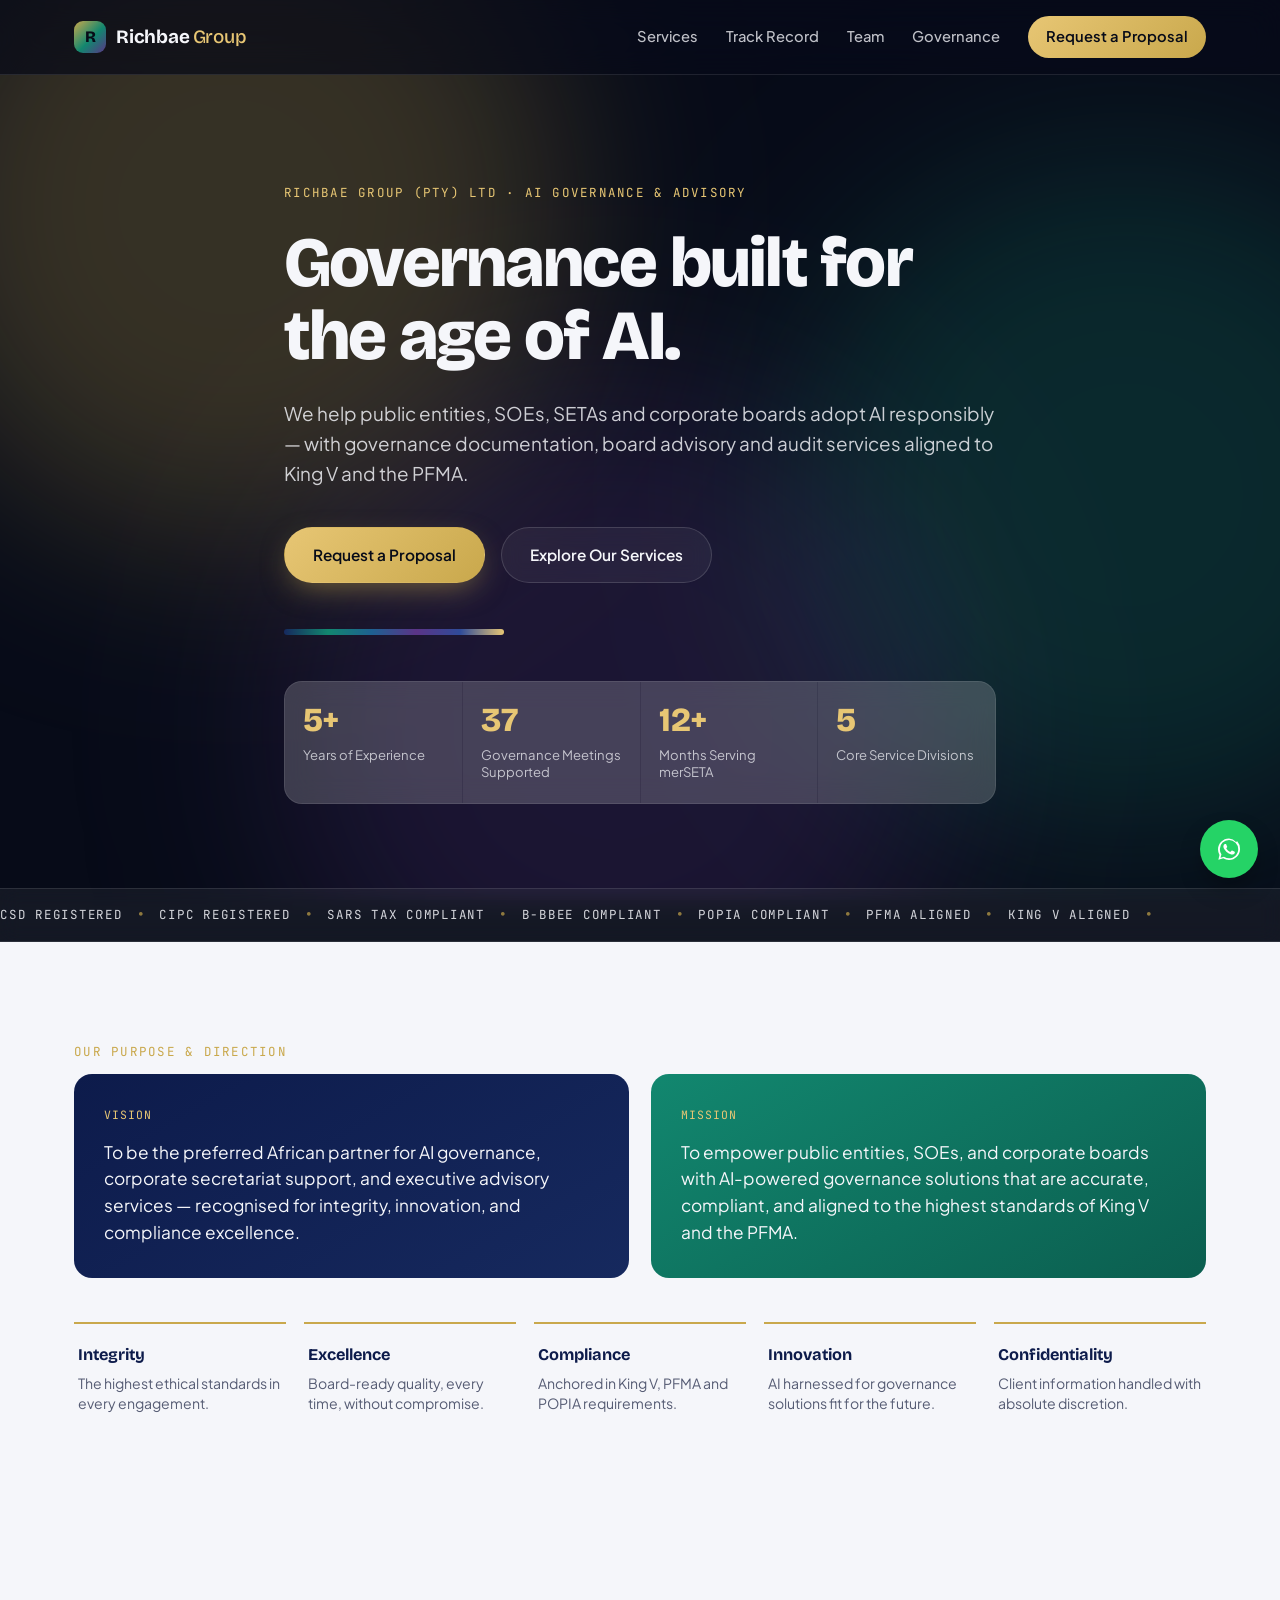
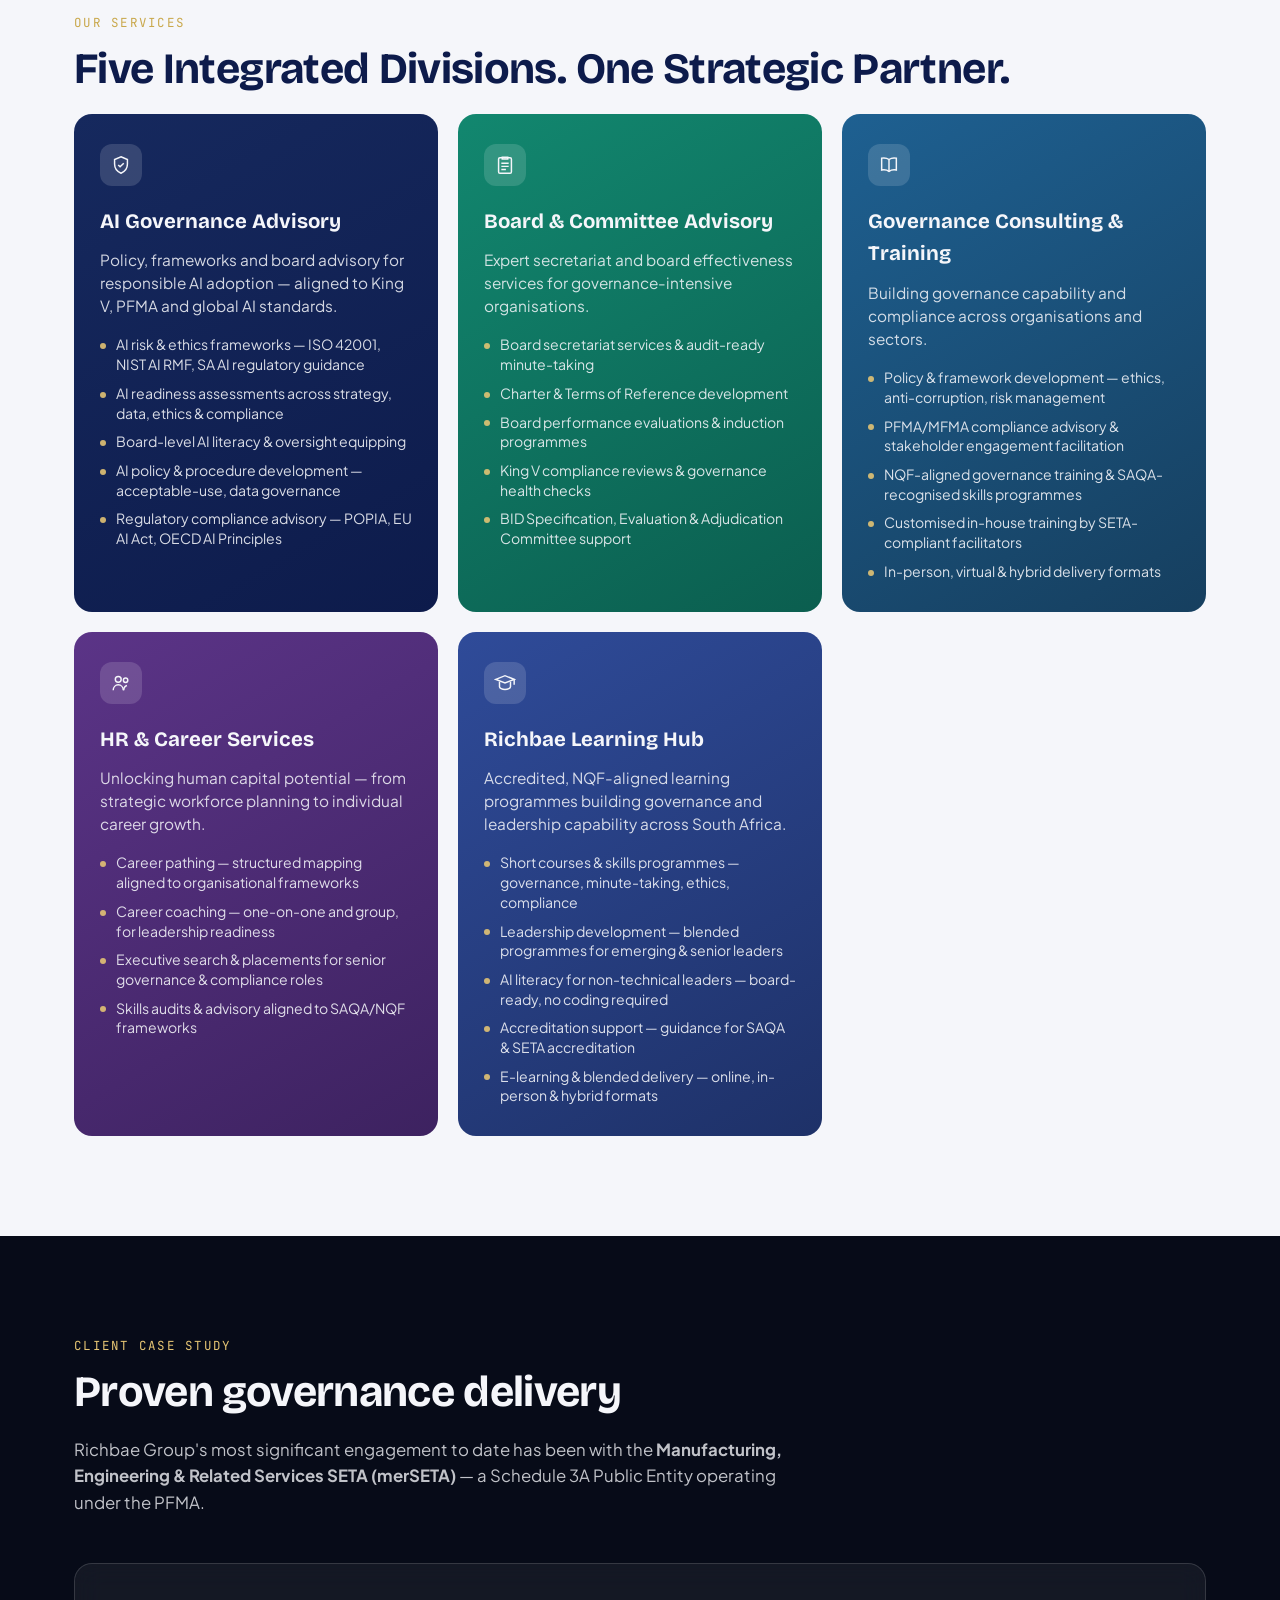
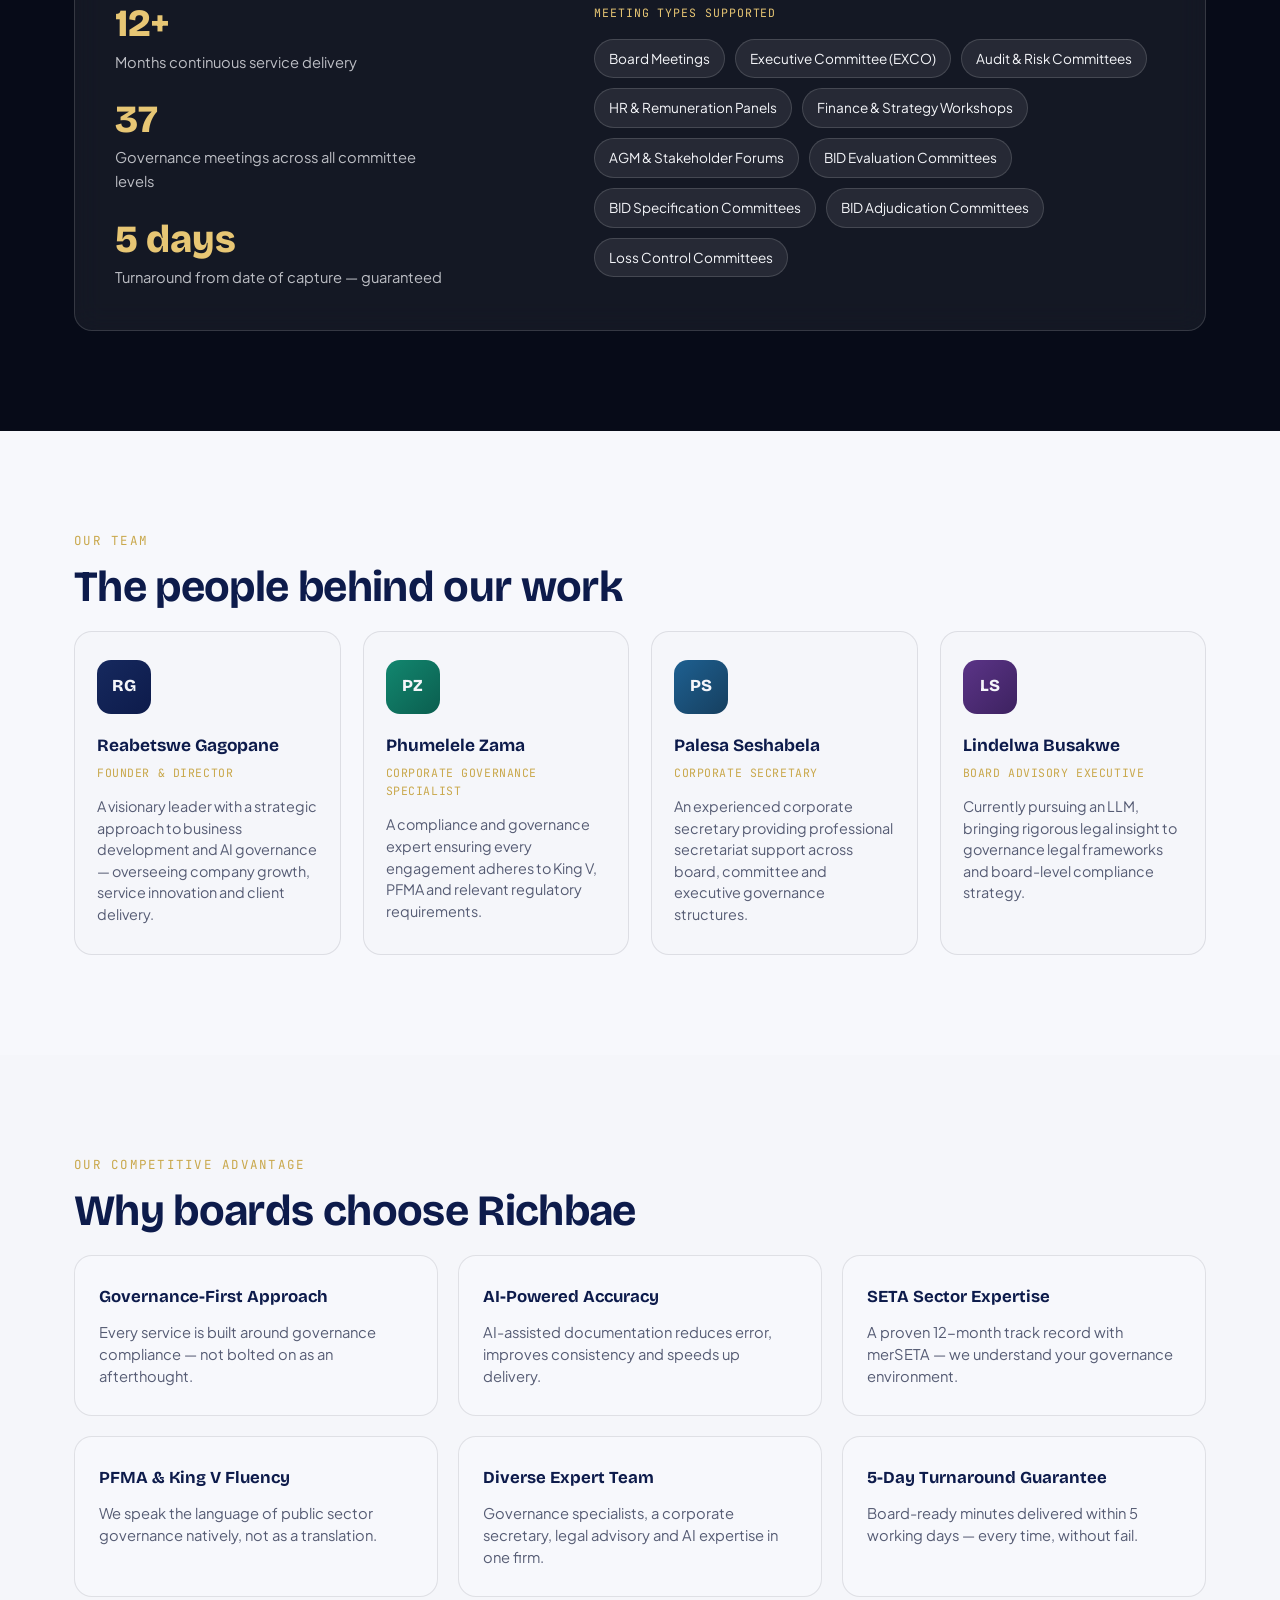
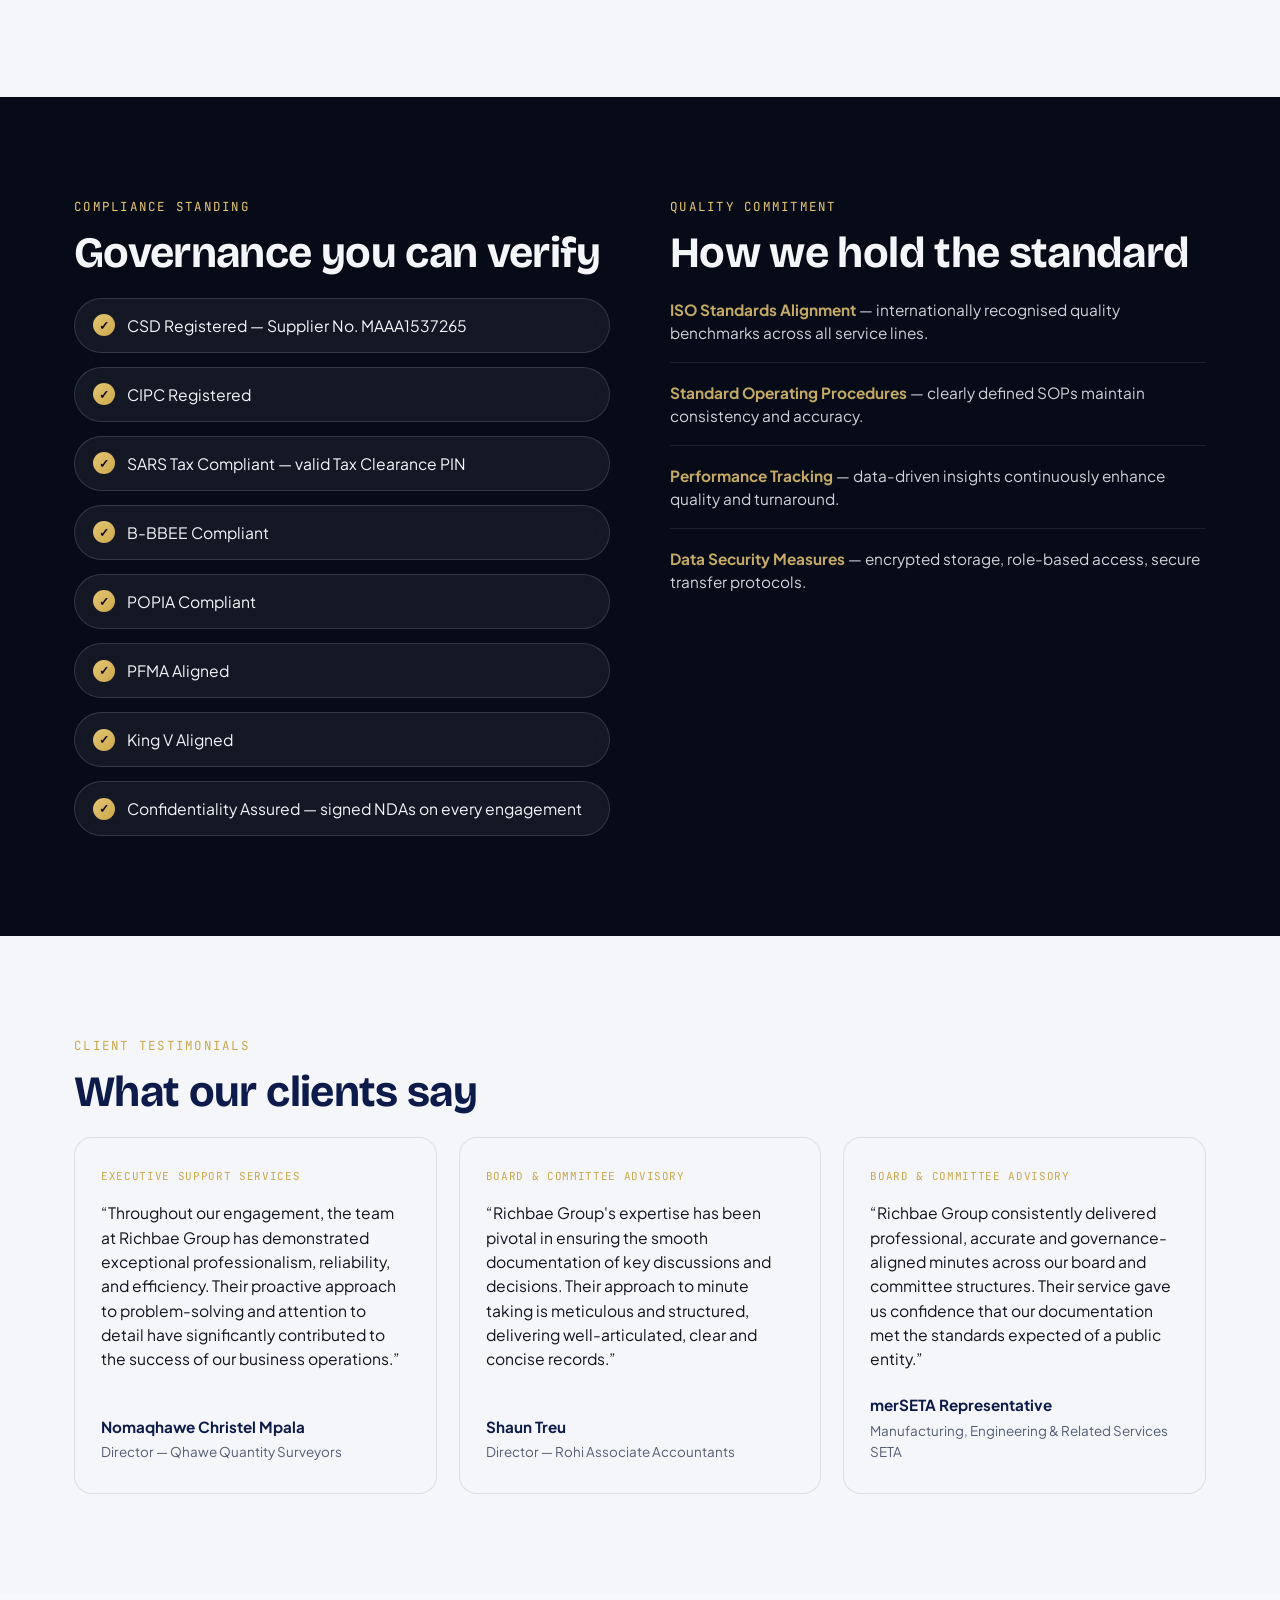
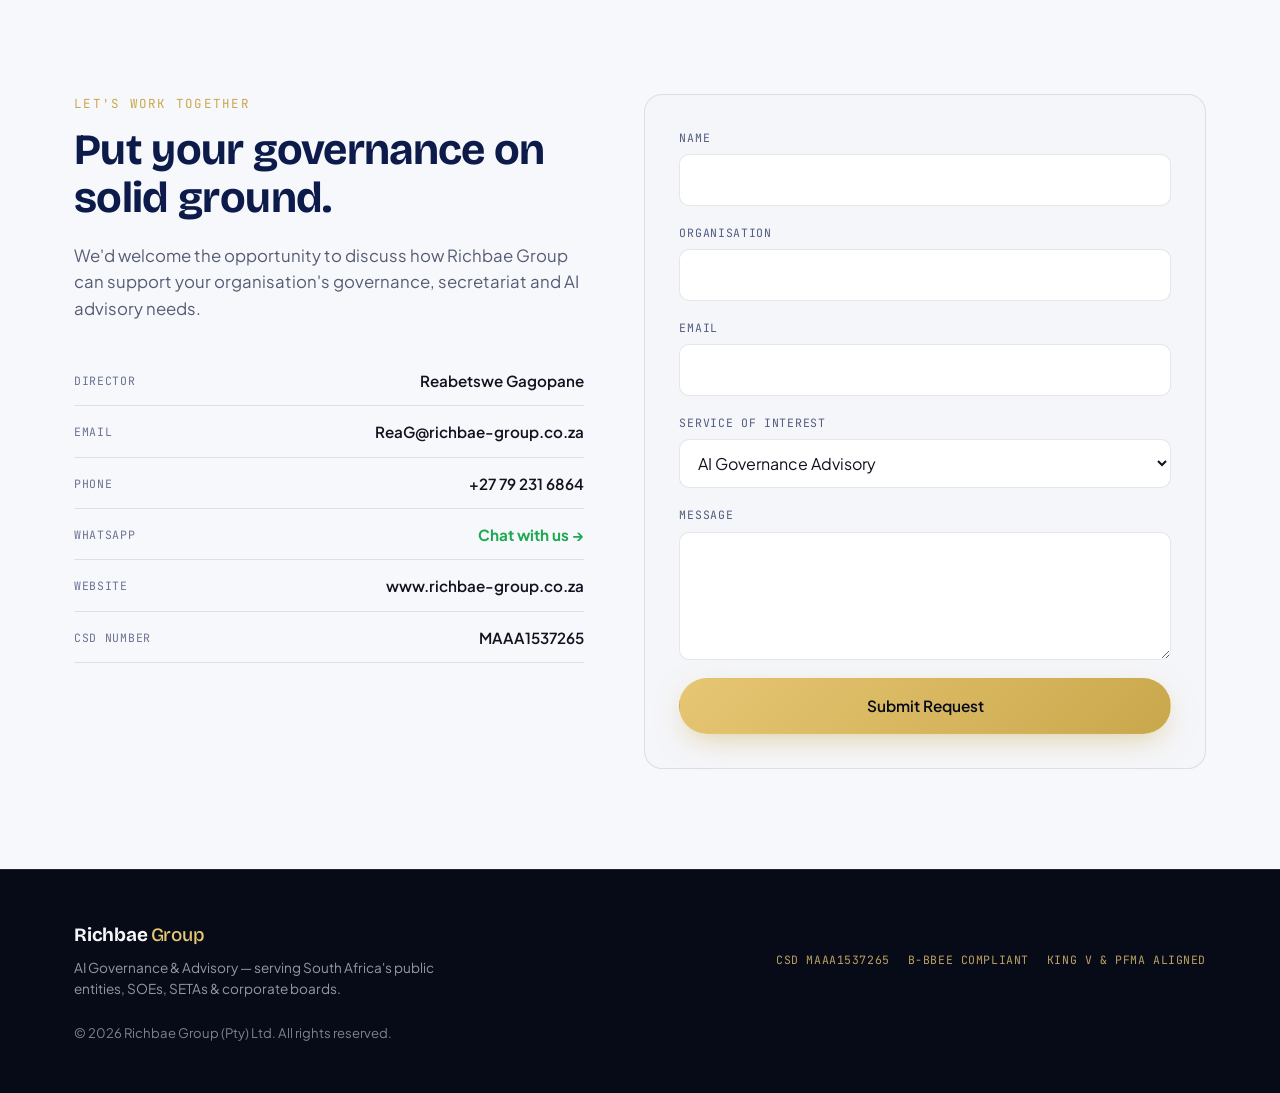
<file: index.html>
<!DOCTYPE html>
<html lang="en-ZA">
<head>
<meta charset="UTF-8">
<meta name="viewport" content="width=device-width, initial-scale=1.0">
<title>Richbae Group — AI Governance &amp; Advisory</title>
<meta name="description" content="Richbae Group (Pty) Ltd is a South African AI Governance and Advisory firm serving public entities, SOEs, SETAs and corporate boards — aligned to King V and PFMA.">
<link rel="icon" href="data:image/svg+xml,%3Csvg xmlns='http://www.w3.org/2000/svg' viewBox='0 0 100 100'%3E%3Crect width='100' height='100' rx='22' fill='%23070B18'/%3E%3Cdefs%3E%3ClinearGradient id='g' x1='0' y1='0' x2='100' y2='100'%3E%3Cstop offset='0' stop-color='%23C9A84C'/%3E%3Cstop offset='.5' stop-color='%2312876F'/%3E%3Cstop offset='1' stop-color='%235B3487'/%3E%3C/linearGradient%3E%3C/defs%3E%3Ctext x='50' y='68' text-anchor='middle' font-family='Georgia,serif' font-weight='700' font-size='58' fill='url(%23g)'%3ER%3C/text%3E%3C/svg%3E">
<link rel="preconnect" href="https://fonts.googleapis.com">
<link rel="preconnect" href="https://fonts.gstatic.com" crossorigin>
<link href="https://fonts.googleapis.com/css2?family=Bricolage+Grotesque:opsz,wght@12..96,400;12..96,500;12..96,600;12..96,700;12..96,800&family=Plus+Jakarta+Sans:ital,wght@0,400;0,500;0,600;0,700;1,500&family=JetBrains+Mono:wght@400;500;600&display=swap" rel="stylesheet">
<link rel="stylesheet" href="assets/css/styles.css">
</head>
<body>

<a class="skip-link" href="#main">Skip to content</a>

<div class="mesh" aria-hidden="true">
  <span class="blob blob-gold"></span>
  <span class="blob blob-teal"></span>
  <span class="blob blob-violet"></span>
</div>

<!-- ============ HEADER ============ -->
<header class="site-header" id="top">
  <div class="wrap header-inner">
    <a class="brand" href="#top" aria-label="Richbae Group — home">
      <span class="brand-mark" aria-hidden="true">R</span>
      <span class="brand-text">Richbae<em>Group</em></span>
    </a>

    <nav class="main-nav" aria-label="Primary">
      <a href="#services">Services</a>
      <a href="#track-record">Track Record</a>
      <a href="#team">Team</a>
      <a href="#governance">Governance</a>
      <a href="#contact" class="nav-cta">Request a Proposal</a>
    </nav>

    <button class="nav-toggle" id="navToggle" aria-expanded="false" aria-controls="mobileNav" aria-label="Open menu">
      <span></span><span></span><span></span>
    </button>
  </div>

  <div class="mobile-nav" id="mobileNav" hidden>
    <a href="#services">Services</a>
    <a href="#track-record">Track Record</a>
    <a href="#team">Team</a>
    <a href="#governance">Governance</a>
    <a href="#contact" class="nav-cta">Request a Proposal</a>
  </div>
</header>

<main id="main">

  <!-- ============ HERO ============ -->
  <section class="hero">
    <div class="wrap hero-inner">
      <p class="eyebrow">Richbae Group (Pty) Ltd · AI Governance &amp; Advisory</p>
      <h1 class="hero-title">Governance built for<br>the age of AI.</h1>
      <p class="hero-lead">
        We help public entities, SOEs, SETAs and corporate boards adopt AI
        responsibly — with governance documentation, board advisory and audit
        services aligned to King&nbsp;V and the PFMA.
      </p>
      <div class="hero-actions">
        <a href="#contact" class="btn btn-gold">Request a Proposal</a>
        <a href="#services" class="btn btn-ghost">Explore Our Services</a>
      </div>

      <div class="spectrum-bar" role="img" aria-label="Richbae Group's five service divisions, represented as a colour spectrum"></div>

      <div class="stat-strip">
        <div class="stat-card">
          <p class="stat-num">5+</p>
          <p class="stat-label">Years of Experience</p>
        </div>
        <div class="stat-card">
          <p class="stat-num">37</p>
          <p class="stat-label">Governance Meetings Supported</p>
        </div>
        <div class="stat-card">
          <p class="stat-num">12+</p>
          <p class="stat-label">Months Serving merSETA</p>
        </div>
        <div class="stat-card">
          <p class="stat-num">5</p>
          <p class="stat-label">Core Service Divisions</p>
        </div>
      </div>
    </div>
  </section>

  <!-- ============ TRUST MARQUEE ============ -->
  <section class="marquee" aria-label="Compliance credentials">
    <div class="marquee-track">
      <span>CSD Registered</span><span class="dot" aria-hidden="true">●</span>
      <span>CIPC Registered</span><span class="dot" aria-hidden="true">●</span>
      <span>SARS Tax Compliant</span><span class="dot" aria-hidden="true">●</span>
      <span>B-BBEE Compliant</span><span class="dot" aria-hidden="true">●</span>
      <span>POPIA Compliant</span><span class="dot" aria-hidden="true">●</span>
      <span>PFMA Aligned</span><span class="dot" aria-hidden="true">●</span>
      <span>King V Aligned</span><span class="dot" aria-hidden="true">●</span>
    </div>
  </section>

  <!-- ============ VISION / MISSION ============ -->
  <section class="section about" id="about">
    <div class="wrap">
      <p class="section-label">Our Purpose &amp; Direction</p>
      <div class="vm-grid">
        <article class="vm-card vm-vision">
          <p class="vm-kicker">Vision</p>
          <p class="vm-text">To be the preferred African partner for AI governance,
            corporate secretariat support, and executive advisory services —
            recognised for integrity, innovation, and compliance excellence.</p>
        </article>
        <article class="vm-card vm-mission">
          <p class="vm-kicker">Mission</p>
          <p class="vm-text">To empower public entities, SOEs, and corporate boards
            with AI-powered governance solutions that are accurate, compliant, and
            aligned to the highest standards of King&nbsp;V and the PFMA.</p>
        </article>
      </div>

      <ul class="values-row">
        <li><span class="value-name">Integrity</span><span class="value-desc">The highest ethical standards in every engagement.</span></li>
        <li><span class="value-name">Excellence</span><span class="value-desc">Board-ready quality, every time, without compromise.</span></li>
        <li><span class="value-name">Compliance</span><span class="value-desc">Anchored in King V, PFMA and POPIA requirements.</span></li>
        <li><span class="value-name">Innovation</span><span class="value-desc">AI harnessed for governance solutions fit for the future.</span></li>
        <li><span class="value-name">Confidentiality</span><span class="value-desc">Client information handled with absolute discretion.</span></li>
      </ul>
    </div>
  </section>

  <!-- ============ SERVICES ============ -->
  <section class="section services" id="services">
    <div class="wrap">
      <p class="section-label">Our Services</p>
      <h2 class="section-title">Five Integrated Divisions. One Strategic Partner.</h2>

      <div class="division-grid">
        <article class="division-card div-1">
          <span class="division-icon" aria-hidden="true">
            <svg viewBox="0 0 24 24" fill="none" stroke="currentColor" stroke-width="1.6"><path d="M12 3l7 3v5c0 4.5-3 8.3-7 10-4-1.7-7-5.5-7-10V6l7-3z"/><path d="M9 12l2 2 4-4"/></svg>
          </span>
          <h3>AI Governance Advisory</h3>
          <p class="division-desc">Policy, frameworks and board advisory for responsible AI adoption — aligned to King V, PFMA and global AI standards.</p>
          <ul>
            <li>AI risk &amp; ethics frameworks — ISO 42001, NIST AI RMF, SA AI regulatory guidance</li>
            <li>AI readiness assessments across strategy, data, ethics &amp; compliance</li>
            <li>Board-level AI literacy &amp; oversight equipping</li>
            <li>AI policy &amp; procedure development — acceptable-use, data governance</li>
            <li>Regulatory compliance advisory — POPIA, EU AI Act, OECD AI Principles</li>
          </ul>
        </article>

        <article class="division-card div-2">
          <span class="division-icon" aria-hidden="true">
            <svg viewBox="0 0 24 24" fill="none" stroke="currentColor" stroke-width="1.6"><rect x="5" y="4" width="14" height="17" rx="1.5"/><path d="M9 3.5h6v2H9z"/><path d="M8 10h8M8 13.5h8M8 17h5"/></svg>
          </span>
          <h3>Board &amp; Committee Advisory</h3>
          <p class="division-desc">Expert secretariat and board effectiveness services for governance-intensive organisations.</p>
          <ul>
            <li>Board secretariat services &amp; audit-ready minute-taking</li>
            <li>Charter &amp; Terms of Reference development</li>
            <li>Board performance evaluations &amp; induction programmes</li>
            <li>King V compliance reviews &amp; governance health checks</li>
            <li>BID Specification, Evaluation &amp; Adjudication Committee support</li>
          </ul>
        </article>

        <article class="division-card div-3">
          <span class="division-icon" aria-hidden="true">
            <svg viewBox="0 0 24 24" fill="none" stroke="currentColor" stroke-width="1.6"><path d="M12 6c-2-1.5-5-2-8-1.5v13c3-.5 6 0 8 1.5 2-1.5 5-2 8-1.5v-13c-3-.5-6 0-8 1.5z"/><path d="M12 6v13"/></svg>
          </span>
          <h3>Governance Consulting &amp; Training</h3>
          <p class="division-desc">Building governance capability and compliance across organisations and sectors.</p>
          <ul>
            <li>Policy &amp; framework development — ethics, anti-corruption, risk management</li>
            <li>PFMA/MFMA compliance advisory &amp; stakeholder engagement facilitation</li>
            <li>NQF-aligned governance training &amp; SAQA-recognised skills programmes</li>
            <li>Customised in-house training by SETA-compliant facilitators</li>
            <li>In-person, virtual &amp; hybrid delivery formats</li>
          </ul>
        </article>

        <article class="division-card div-4">
          <span class="division-icon" aria-hidden="true">
            <svg viewBox="0 0 24 24" fill="none" stroke="currentColor" stroke-width="1.6"><circle cx="9" cy="8" r="3.2"/><path d="M3.5 20c0-3.5 2.5-6 5.5-6s5.5 2.5 5.5 6"/><circle cx="17" cy="9" r="2.4"/><path d="M15 20c0-2.6 1.5-4.6 3.5-5.2"/></svg>
          </span>
          <h3>HR &amp; Career Services</h3>
          <p class="division-desc">Unlocking human capital potential — from strategic workforce planning to individual career growth.</p>
          <ul>
            <li>Career pathing — structured mapping aligned to organisational frameworks</li>
            <li>Career coaching — one-on-one and group, for leadership readiness</li>
            <li>Executive search &amp; placements for senior governance &amp; compliance roles</li>
            <li>Skills audits &amp; advisory aligned to SAQA/NQF frameworks</li>
          </ul>
        </article>

        <article class="division-card div-5">
          <span class="division-icon" aria-hidden="true">
            <svg viewBox="0 0 24 24" fill="none" stroke="currentColor" stroke-width="1.6"><path d="M2 8l10-4 10 4-10 4-10-4z"/><path d="M6 10.5V16c0 1.5 2.7 3 6 3s6-1.5 6-3v-5.5"/><path d="M22 8v6"/></svg>
          </span>
          <h3>Richbae Learning Hub</h3>
          <p class="division-desc">Accredited, NQF-aligned learning programmes building governance and leadership capability across South Africa.</p>
          <ul>
            <li>Short courses &amp; skills programmes — governance, minute-taking, ethics, compliance</li>
            <li>Leadership development — blended programmes for emerging &amp; senior leaders</li>
            <li>AI literacy for non-technical leaders — board-ready, no coding required</li>
            <li>Accreditation support — guidance for SAQA &amp; SETA accreditation</li>
            <li>E-learning &amp; blended delivery — online, in-person &amp; hybrid formats</li>
          </ul>
        </article>
      </div>
    </div>
  </section>

  <!-- ============ TRACK RECORD ============ -->
  <section class="section track-record" id="track-record">
    <div class="wrap">
      <p class="section-label seal-label-light">Client Case Study</p>
      <h2 class="section-title light">Proven governance delivery</h2>
      <p class="section-intro light">
        Richbae Group's most significant engagement to date has been with the
        <strong>Manufacturing, Engineering &amp; Related Services SETA (merSETA)</strong>
        — a Schedule 3A Public Entity operating under the PFMA.
      </p>

      <div class="case-panel">
        <div class="case-stats">
          <div><p class="case-num">12+</p><p class="case-label">Months continuous service delivery</p></div>
          <div><p class="case-num">37</p><p class="case-label">Governance meetings across all committee levels</p></div>
          <div><p class="case-num">5 days</p><p class="case-label">Turnaround from date of capture — guaranteed</p></div>
        </div>
        <div class="case-meetings">
          <p class="case-meetings-label">Meeting types supported</p>
          <ul class="tag-list">
            <li>Board Meetings</li><li>Executive Committee (EXCO)</li>
            <li>Audit &amp; Risk Committees</li><li>HR &amp; Remuneration Panels</li>
            <li>Finance &amp; Strategy Workshops</li><li>AGM &amp; Stakeholder Forums</li>
            <li>BID Evaluation Committees</li><li>BID Specification Committees</li>
            <li>BID Adjudication Committees</li><li>Loss Control Committees</li>
          </ul>
        </div>
      </div>
    </div>
  </section>

  <!-- ============ TEAM ============ -->
  <section class="section team" id="team">
    <div class="wrap">
      <p class="section-label">Our Team</p>
      <h2 class="section-title">The people behind our work</h2>

      <div class="team-grid">
        <article class="team-card">
          <span class="team-avatar av-1">RG</span>
          <h3>Reabetswe Gagopane</h3>
          <p class="team-role">Founder &amp; Director</p>
          <p class="team-bio">A visionary leader with a strategic approach to
            business development and AI governance — overseeing company growth,
            service innovation and client delivery.</p>
        </article>
        <article class="team-card">
          <span class="team-avatar av-2">PZ</span>
          <h3>Phumelele Zama</h3>
          <p class="team-role">Corporate Governance Specialist</p>
          <p class="team-bio">A compliance and governance expert ensuring every
            engagement adheres to King V, PFMA and relevant regulatory
            requirements.</p>
        </article>
        <article class="team-card">
          <span class="team-avatar av-3">PS</span>
          <h3>Palesa Seshabela</h3>
          <p class="team-role">Corporate Secretary</p>
          <p class="team-bio">An experienced corporate secretary providing
            professional secretariat support across board, committee and
            executive governance structures.</p>
        </article>
        <article class="team-card">
          <span class="team-avatar av-4">LS</span>
          <h3>Lindelwa Busakwe</h3>
          <p class="team-role">Board Advisory Executive</p>
          <p class="team-bio">Currently pursuing an LLM, bringing rigorous legal
            insight to governance legal frameworks and board-level compliance
            strategy.</p>
        </article>
      </div>
    </div>
  </section>

  <!-- ============ WHY CHOOSE US ============ -->
  <section class="section why">
    <div class="wrap">
      <p class="section-label">Our Competitive Advantage</p>
      <h2 class="section-title">Why boards choose Richbae</h2>

      <div class="why-grid">
        <article class="why-card">
          <h3>Governance-First Approach</h3>
          <p>Every service is built around governance compliance — not bolted on as an afterthought.</p>
        </article>
        <article class="why-card">
          <h3>AI-Powered Accuracy</h3>
          <p>AI-assisted documentation reduces error, improves consistency and speeds up delivery.</p>
        </article>
        <article class="why-card">
          <h3>SETA Sector Expertise</h3>
          <p>A proven 12-month track record with merSETA — we understand your governance environment.</p>
        </article>
        <article class="why-card">
          <h3>PFMA &amp; King V Fluency</h3>
          <p>We speak the language of public sector governance natively, not as a translation.</p>
        </article>
        <article class="why-card">
          <h3>Diverse Expert Team</h3>
          <p>Governance specialists, a corporate secretary, legal advisory and AI expertise in one firm.</p>
        </article>
        <article class="why-card">
          <h3>5-Day Turnaround Guarantee</h3>
          <p>Board-ready minutes delivered within 5 working days — every time, without fail.</p>
        </article>
      </div>
    </div>
  </section>

  <!-- ============ GOVERNANCE & COMPLIANCE ============ -->
  <section class="section governance" id="governance">
    <div class="wrap governance-grid">
      <div>
        <p class="section-label seal-label-light">Compliance Standing</p>
        <h2 class="section-title light">Governance you can verify</h2>
        <ul class="badge-list">
          <li><span class="badge-check">✓</span> CSD Registered — Supplier No. MAAA1537265</li>
          <li><span class="badge-check">✓</span> CIPC Registered</li>
          <li><span class="badge-check">✓</span> SARS Tax Compliant — valid Tax Clearance PIN</li>
          <li><span class="badge-check">✓</span> B-BBEE Compliant</li>
          <li><span class="badge-check">✓</span> POPIA Compliant</li>
          <li><span class="badge-check">✓</span> PFMA Aligned</li>
          <li><span class="badge-check">✓</span> King V Aligned</li>
          <li><span class="badge-check">✓</span> Confidentiality Assured — signed NDAs on every engagement</li>
        </ul>
      </div>
      <div>
        <p class="section-label seal-label-light">Quality Commitment</p>
        <h2 class="section-title light">How we hold the standard</h2>
        <ul class="quality-list">
          <li><strong>ISO Standards Alignment</strong> — internationally recognised quality benchmarks across all service lines.</li>
          <li><strong>Standard Operating Procedures</strong> — clearly defined SOPs maintain consistency and accuracy.</li>
          <li><strong>Performance Tracking</strong> — data-driven insights continuously enhance quality and turnaround.</li>
          <li><strong>Data Security Measures</strong> — encrypted storage, role-based access, secure transfer protocols.</li>
        </ul>
      </div>
    </div>
  </section>

  <!-- ============ TESTIMONIALS ============ -->
  <section class="section testimonials">
    <div class="wrap">
      <p class="section-label">Client Testimonials</p>
      <h2 class="section-title">What our clients say</h2>

      <div class="testimonial-grid">
        <figure class="testimonial-card">
          <p class="testimonial-service">Executive Support Services</p>
          <blockquote>“Throughout our engagement, the team at Richbae Group has
            demonstrated exceptional professionalism, reliability, and
            efficiency. Their proactive approach to problem-solving and
            attention to detail have significantly contributed to the success
            of our business operations.”</blockquote>
          <figcaption>
            <p class="testimonial-name">Nomaqhawe Christel Mpala</p>
            <p class="testimonial-title">Director — Qhawe Quantity Surveyors</p>
          </figcaption>
        </figure>

        <figure class="testimonial-card">
          <p class="testimonial-service">Board &amp; Committee Advisory</p>
          <blockquote>“Richbae Group's expertise has been pivotal in ensuring
            the smooth documentation of key discussions and decisions. Their
            approach to minute taking is meticulous and structured, delivering
            well-articulated, clear and concise records.”</blockquote>
          <figcaption>
            <p class="testimonial-name">Shaun Treu</p>
            <p class="testimonial-title">Director — Rohi Associate Accountants</p>
          </figcaption>
        </figure>

        <figure class="testimonial-card">
          <p class="testimonial-service">Board &amp; Committee Advisory</p>
          <blockquote>“Richbae Group consistently delivered professional,
            accurate and governance-aligned minutes across our board and
            committee structures. Their service gave us confidence that our
            documentation met the standards expected of a public entity.”</blockquote>
          <figcaption>
            <p class="testimonial-name">merSETA Representative</p>
            <p class="testimonial-title">Manufacturing, Engineering &amp; Related Services SETA</p>
          </figcaption>
        </figure>
      </div>
    </div>
  </section>

  <!-- ============ CONTACT ============ -->
  <section class="section contact" id="contact">
    <div class="wrap contact-grid">
      <div class="contact-copy">
        <p class="section-label">Let's Work Together</p>
        <h2 class="section-title">Put your governance on solid ground.</h2>
        <p class="section-intro">
          We'd welcome the opportunity to discuss how Richbae Group can
          support your organisation's governance, secretariat and AI advisory
          needs.
        </p>
        <dl class="contact-facts">
          <div><dt>Director</dt><dd>Reabetswe Gagopane</dd></div>
          <div><dt>Email</dt><dd>ReaG@richbae-group.co.za</dd></div>
          <div><dt>Phone</dt><dd>+27 79 231 6864</dd></div>
          <div><dt>WhatsApp</dt><dd><a href="https://wa.me/27792316864?text=Hi%20Richbae%20Group%2C%20I%20would%20like%20to%20enquire%20about%20your%20services." target="_blank" rel="noopener" class="whatsapp-link">Chat with us →</a></dd></div>
          <div><dt>Website</dt><dd>www.richbae-group.co.za</dd></div>
          <div><dt>CSD Number</dt><dd>MAAA1537265</dd></div>
        </dl>
      </div>

      <form class="proposal-form" aria-label="Request a proposal">
        <div class="field">
          <label for="name">Name</label>
          <input type="text" id="name" name="name" required>
        </div>
        <div class="field">
          <label for="org">Organisation</label>
          <input type="text" id="org" name="org" required>
        </div>
        <div class="field">
          <label for="email">Email</label>
          <input type="email" id="email" name="email" required>
        </div>
        <div class="field">
          <label for="service">Service of interest</label>
          <select id="service" name="service">
            <option>AI Governance Advisory</option>
            <option>Board &amp; Committee Advisory</option>
            <option>Governance Consulting &amp; Training</option>
            <option>HR &amp; Career Services</option>
            <option>Richbae Learning Hub</option>
            <option>Something else</option>
          </select>
        </div>
        <div class="field">
          <label for="message">Message</label>
          <textarea id="message" name="message" rows="4" required></textarea>
        </div>
        <button type="submit" class="btn btn-gold btn-wide">Submit Request</button>
      </form>
    </div>
  </section>

</main>

<!-- ============ FOOTER ============ -->
<footer class="site-footer">
  <div class="wrap footer-inner">
    <div class="footer-brand">
      <span class="brand-text">Richbae<em>Group</em></span>
      <p>AI Governance &amp; Advisory — serving South Africa's public entities, SOEs, SETAs &amp; corporate boards.</p>
    </div>
    <ul class="footer-trust">
      <li>CSD MAAA1537265</li>
      <li>B-BBEE Compliant</li>
      <li>King V &amp; PFMA Aligned</li>
    </ul>
    <p class="footer-copy">© <span id="year"></span> Richbae Group (Pty) Ltd. All rights reserved.</p>
  </div>
</footer>

<a
  class="whatsapp-fab"
  href="https://wa.me/27792316864?text=Hi%20Richbae%20Group%2C%20I%20would%20like%20to%20enquire%20about%20your%20services."
  target="_blank"
  rel="noopener"
  aria-label="Chat with Richbae Group on WhatsApp"
>
  <svg viewBox="0 0 24 24" aria-hidden="true"><path d="M17.6 6.32A8.86 8.86 0 0 0 12.02 3.5c-4.86 0-8.82 3.94-8.82 8.8a8.76 8.76 0 0 0 1.18 4.4L3.5 20.5l3.9-1.02a8.83 8.83 0 0 0 4.62 1.28h.01c4.86 0 8.82-3.94 8.82-8.8a8.75 8.75 0 0 0-2.25-6.14zM12.03 19.4h-.01a7.33 7.33 0 0 1-3.74-1.02l-.27-.16-2.78.73.74-2.7-.18-.28a7.3 7.3 0 0 1-1.12-3.89 7.34 7.34 0 0 1 7.36-7.32 7.3 7.3 0 0 1 5.2 2.16 7.28 7.28 0 0 1 2.15 5.19c0 4.05-3.31 7.33-7.35 7.33zm4.02-5.5c-.22-.11-1.3-.64-1.5-.71-.2-.08-.35-.11-.5.11-.15.22-.57.71-.7.86-.13.15-.26.16-.48.05-.22-.11-.93-.34-1.77-1.1-.65-.58-1.1-1.3-1.22-1.52-.13-.22-.01-.34.1-.45.1-.1.22-.26.33-.39.11-.13.15-.22.22-.37.07-.15.04-.28-.02-.39-.06-.11-.5-1.2-.68-1.65-.18-.43-.36-.37-.5-.38-.13-.01-.28-.01-.43-.01a.83.83 0 0 0-.6.28c-.2.22-.79.77-.79 1.87s.81 2.17.92 2.32c.11.15 1.6 2.44 3.88 3.42.54.23.96.37 1.29.48.54.17 1.03.15 1.42.09.43-.06 1.3-.53 1.49-1.04.18-.51.18-.95.13-1.04-.05-.1-.2-.15-.42-.26z"/></svg>
</a>

<script src="assets/js/main.js"></script>
</body>
</html>
</file>
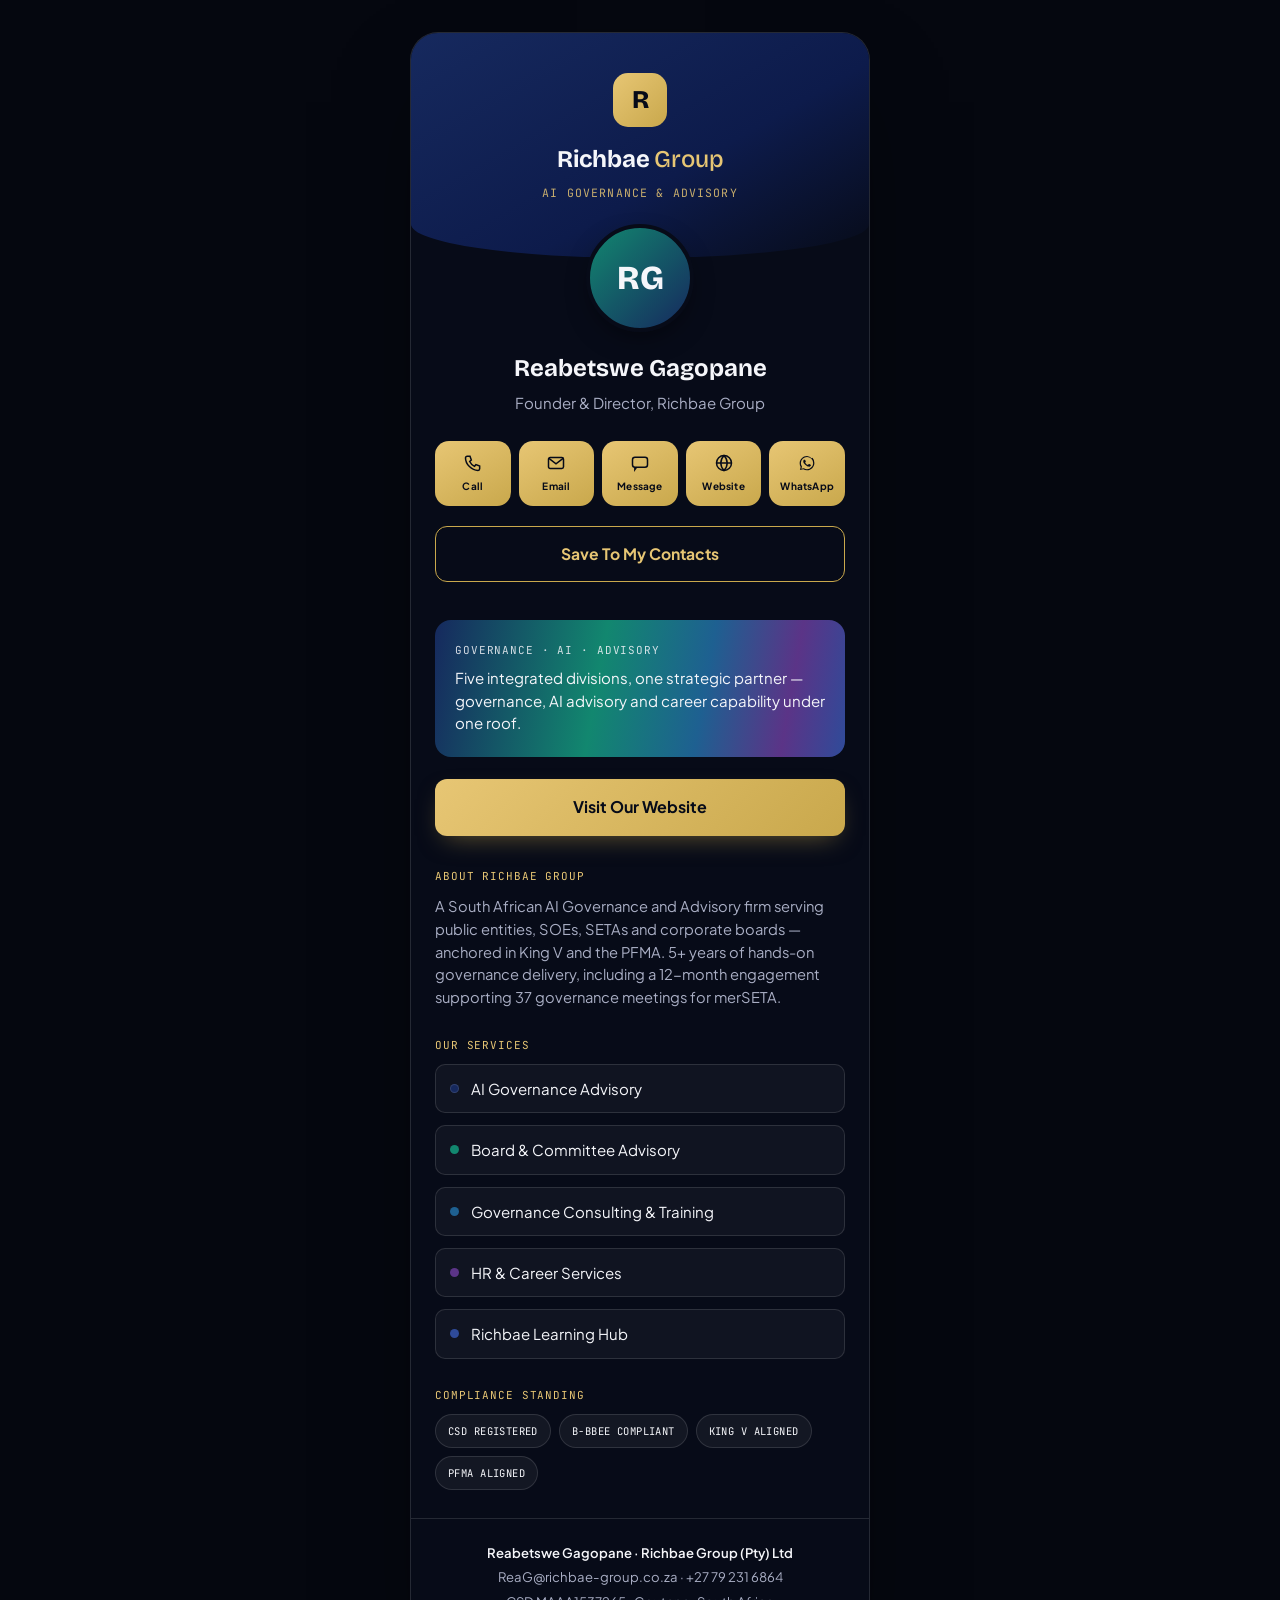
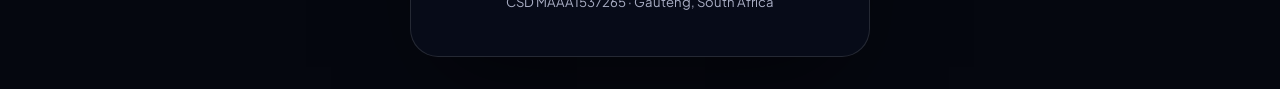
<file: card.html>
<!DOCTYPE html>
<html lang="en-ZA">
<head>
<meta charset="UTF-8">
<meta name="viewport" content="width=device-width, initial-scale=1.0">
<title>Reabetswe Gagopane — Richbae Group</title>
<meta name="description" content="Digital business card for Reabetswe Gagopane, Founder & Director of Richbae Group — AI Governance & Advisory.">
<link rel="icon" href="data:image/svg+xml,%3Csvg xmlns='http://www.w3.org/2000/svg' viewBox='0 0 100 100'%3E%3Crect width='100' height='100' rx='22' fill='%23070B18'/%3E%3Cdefs%3E%3ClinearGradient id='g' x1='0' y1='0' x2='100' y2='100'%3E%3Cstop offset='0' stop-color='%23C9A84C'/%3E%3Cstop offset='.5' stop-color='%2312876F'/%3E%3Cstop offset='1' stop-color='%235B3487'/%3E%3C/linearGradient%3E%3C/defs%3E%3Ctext x='50' y='68' text-anchor='middle' font-family='Georgia,serif' font-weight='700' font-size='58' fill='url(%23g)'%3ER%3C/text%3E%3C/svg%3E">
<link rel="preconnect" href="https://fonts.googleapis.com">
<link rel="preconnect" href="https://fonts.gstatic.com" crossorigin>
<link href="https://fonts.googleapis.com/css2?family=Bricolage+Grotesque:opsz,wght@12..96,500;12..96,700;12..96,800&family=Plus+Jakarta+Sans:ital,wght@0,400;0,500;0,600;0,700&family=JetBrains+Mono:wght@400;500;600&display=swap" rel="stylesheet">
<link rel="stylesheet" href="assets/css/card.css">
</head>
<body>

<main class="card" id="vcard">

  <!-- ============ BANNER ============ -->
  <section class="banner">
    <div class="banner-mark" aria-hidden="true">R</div>
    <p class="banner-name">Richbae<span>Group</span></p>
    <p class="banner-tag">AI Governance &amp; Advisory</p>
  </section>

  <!-- ============ PROFILE ============ -->
  <section class="profile">
    <div class="avatar" aria-hidden="true">RG</div>
    <h1 class="profile-name">Reabetswe Gagopane</h1>
    <p class="profile-title">Founder &amp; Director, Richbae Group</p>

    <div class="action-row">
      <a class="action" href="tel:+27792316864" aria-label="Call Reabetswe">
        <svg viewBox="0 0 24 24" fill="none" stroke="currentColor" stroke-width="1.8"><path d="M5 4h3.4l1.6 4.5-2 1.7a12.4 12.4 0 0 0 5.8 5.8l1.7-2 4.5 1.6V19a2 2 0 0 1-2 2C10.5 21 3 13.5 3 6a2 2 0 0 1 2-2z"/></svg>
        <span>Call</span>
      </a>
      <a class="action" href="mailto:ReaG@richbae-group.co.za" aria-label="Email Reabetswe">
        <svg viewBox="0 0 24 24" fill="none" stroke="currentColor" stroke-width="1.8"><rect x="3" y="5.5" width="18" height="13" rx="2"/><path d="M3.5 6.5l8.5 6.5 8.5-6.5"/></svg>
        <span>Email</span>
      </a>
      <a class="action" href="sms:+27792316864" aria-label="Message Reabetswe">
        <svg viewBox="0 0 24 24" fill="none" stroke="currentColor" stroke-width="1.8"><rect x="3" y="5" width="18" height="12" rx="3"/><path d="M8 17l-2.2 3v-3"/></svg>
        <span>Message</span>
      </a>
      <a class="action" href="https://richbae-group.co.za" target="_blank" rel="noopener" aria-label="Visit website">
        <svg viewBox="0 0 24 24" fill="none" stroke="currentColor" stroke-width="1.8"><circle cx="12" cy="12" r="9"/><path d="M3 12h18"/><path d="M12 3c2.4 2.5 3.8 5.8 3.8 9s-1.4 6.5-3.8 9c-2.4-2.5-3.8-5.8-3.8-9s1.4-6.5 3.8-9z"/></svg>
        <span>Website</span>
      </a>
      <a class="action" href="https://wa.me/27792316864?text=Hi%20Rea%2C%20I%20found%20your%20digital%20business%20card%20and%20would%20like%20to%20connect." target="_blank" rel="noopener" aria-label="Message on WhatsApp">
        <svg viewBox="0 0 24 24" fill="currentColor"><path d="M17.6 6.32A8.86 8.86 0 0 0 12.02 3.5c-4.86 0-8.82 3.94-8.82 8.8a8.76 8.76 0 0 0 1.18 4.4L3.5 20.5l3.9-1.02a8.83 8.83 0 0 0 4.62 1.28h.01c4.86 0 8.82-3.94 8.82-8.8a8.75 8.75 0 0 0-2.25-6.14zM12.03 19.4h-.01a7.33 7.33 0 0 1-3.74-1.02l-.27-.16-2.78.73.74-2.7-.18-.28a7.3 7.3 0 0 1-1.12-3.89 7.34 7.34 0 0 1 7.36-7.32 7.3 7.3 0 0 1 5.2 2.16 7.28 7.28 0 0 1 2.15 5.19c0 4.05-3.31 7.33-7.35 7.33zm4.02-5.5c-.22-.11-1.3-.64-1.5-.71-.2-.08-.35-.11-.5.11-.15.22-.57.71-.7.86-.13.15-.26.16-.48.05-.22-.11-.93-.34-1.77-1.1-.65-.58-1.1-1.3-1.22-1.52-.13-.22-.01-.34.1-.45.1-.1.22-.26.33-.39.11-.13.15-.22.22-.37.07-.15.04-.28-.02-.39-.06-.11-.5-1.2-.68-1.65-.18-.43-.36-.37-.5-.38-.13-.01-.28-.01-.43-.01a.83.83 0 0 0-.6.28c-.2.22-.79.77-.79 1.87s.81 2.17.92 2.32c.11.15 1.6 2.44 3.88 3.42.54.23.96.37 1.29.48.54.17 1.03.15 1.42.09.43-.06 1.3-.53 1.49-1.04.18-.51.18-.95.13-1.04-.05-.1-.2-.15-.42-.26z"/></svg>
        <span>WhatsApp</span>
      </a>
    </div>

    <button type="button" class="btn-save" id="saveContact">Save To My Contacts</button>
  </section>

  <!-- ============ SPECTRUM PANEL ============ -->
  <section class="spectrum-panel">
    <p class="spectrum-eyebrow">Governance · AI · Advisory</p>
    <p class="spectrum-text">Five integrated divisions, one strategic partner —
      governance, AI advisory and career capability under one roof.</p>
  </section>

  <a class="btn-cta" href="https://richbae-group.co.za" target="_blank" rel="noopener">Visit Our Website</a>

  <!-- ============ ABOUT ============ -->
  <section class="info-block">
    <p class="info-label">About Richbae Group</p>
    <p class="info-text">A South African AI Governance and Advisory firm serving
      public entities, SOEs, SETAs and corporate boards — anchored in King V
      and the PFMA. 5+ years of hands-on governance delivery, including a
      12-month engagement supporting 37 governance meetings for merSETA.</p>
  </section>

  <!-- ============ SERVICES ============ -->
  <section class="info-block">
    <p class="info-label">Our Services</p>
    <ul class="service-list">
      <li><span class="dot dot-1"></span>AI Governance Advisory</li>
      <li><span class="dot dot-2"></span>Board &amp; Committee Advisory</li>
      <li><span class="dot dot-3"></span>Governance Consulting &amp; Training</li>
      <li><span class="dot dot-4"></span>HR &amp; Career Services</li>
      <li><span class="dot dot-5"></span>Richbae Learning Hub</li>
    </ul>
  </section>

  <!-- ============ COMPLIANCE ============ -->
  <section class="info-block compliance">
    <p class="info-label">Compliance Standing</p>
    <div class="badge-row">
      <span>CSD Registered</span>
      <span>B-BBEE Compliant</span>
      <span>King V Aligned</span>
      <span>PFMA Aligned</span>
    </div>
  </section>

  <!-- ============ FOOTER CONTACT ============ -->
  <footer class="card-footer">
    <p>Reabetswe Gagopane · Richbae Group (Pty) Ltd</p>
    <p>ReaG@richbae-group.co.za · +27 79 231 6864</p>
    <p>CSD MAAA1537265 · Gauteng, South Africa</p>
  </footer>

</main>

<script src="assets/js/card.js"></script>
</body>
</html>
</file>
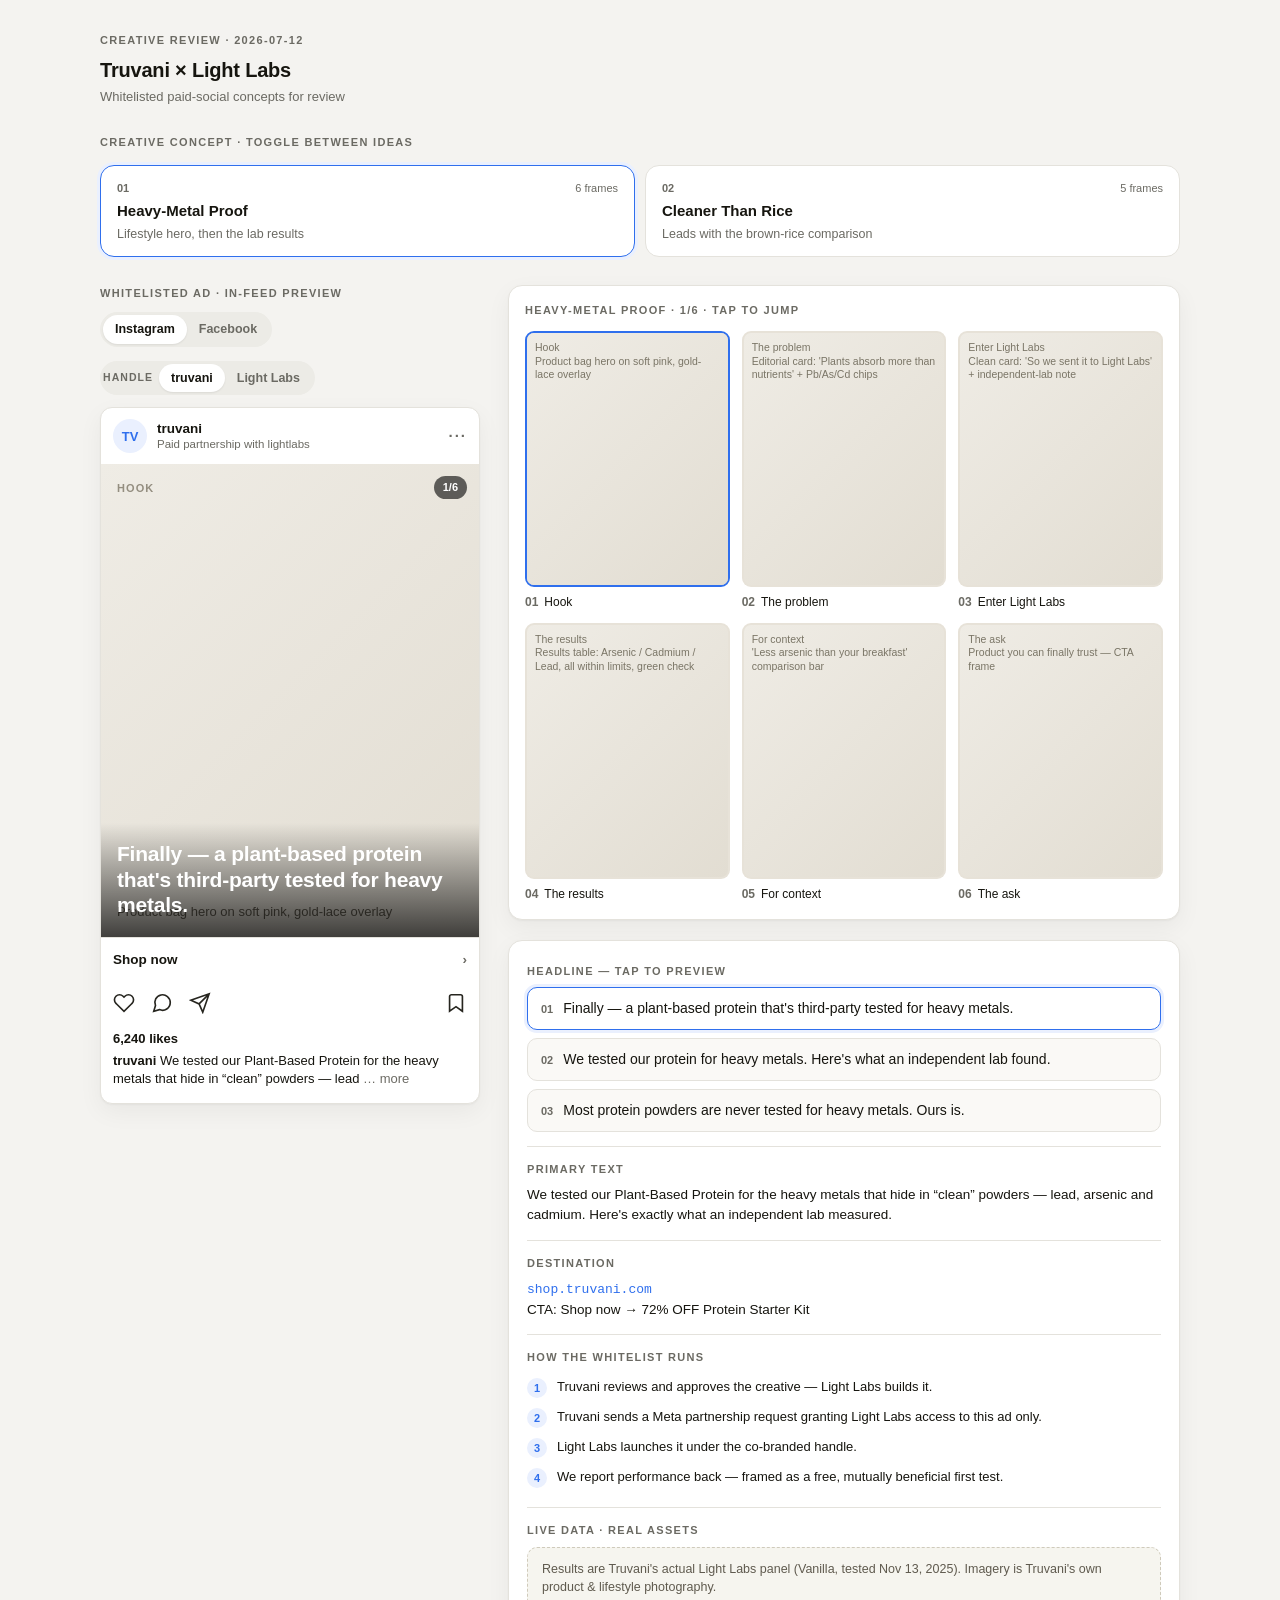
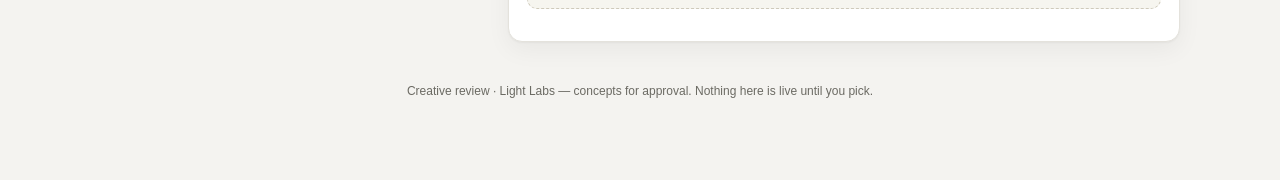
<file: .claude/skills/ad-creative/assets/creative-review-template.html>
<!DOCTYPE html>
<!--
  Creative Review Page — a shareable ad-creative approval artifact.

  HOW TO USE (agents): replace the JSON inside <script id="review-data"> below
  with the real project. Everything else renders from it. The file is
  self-contained — no build, no network, no dependencies. Open it in a browser,
  host it on any static host (Vercel/Netlify/GitHub Pages), or hand off the
  single .html file.

  THE DATA BLOCK IS JSON, NOT JAVASCRIPT:
    - double-quoted keys and strings, no comments, no trailing commas
    - it is inert data (parsed with JSON.parse), so a value can never execute
    - SECURITY: escape every literal "<" in your text values as < so a
      value like "</script>" can never break out of the tag. All values are
      also HTML-escaped again at render time.

  DATA SHAPE — see references/creative-review-page.md for the annotated spec.
  Images: each frame's "image" may be a URL, a relative path, or a data URI.
  If omitted (or the file is missing), a placeholder shows the frame label +
  the image prompt — use this for concepts not yet rendered to image.
-->
<html lang="en">
<head>
<meta charset="utf-8" />
<meta name="viewport" content="width=device-width, initial-scale=1" />
<title>Creative Review</title>
<style>
  :root {
    --bg: #f4f3f0; --card: #ffffff; --ink: #16150f; --muted: #6b6a63;
    --line: #e4e2dc; --accent: #2f6fed; --accent-soft: #eaf0fe;
    --radius: 14px; --shadow: 0 1px 2px rgba(0,0,0,.04), 0 8px 24px rgba(0,0,0,.05);
  }
  * { box-sizing: border-box; }
  body { margin: 0; background: var(--bg); color: var(--ink);
    font: 15px/1.5 -apple-system, BlinkMacSystemFont, "Segoe UI", Roboto, Helvetica, Arial, sans-serif;
    -webkit-font-smoothing: antialiased; }
  .wrap { max-width: 1120px; margin: 0 auto; padding: 32px 20px 80px; }
  .eyebrow { font-size: 11px; font-weight: 700; letter-spacing: .12em; text-transform: uppercase; color: var(--muted); }
  a { color: var(--accent); }

  header.project { margin-bottom: 28px; }
  header.project h1 { font-size: 20px; margin: 6px 0 2px; letter-spacing: -.01em; }
  header.project .sub { color: var(--muted); font-size: 13px; }

  .concepts { display: grid; grid-template-columns: repeat(auto-fit, minmax(210px, 1fr)); gap: 10px; margin: 14px 0 28px; }
  .concept { text-align: left; background: var(--card); border: 1.5px solid var(--line); border-radius: var(--radius);
    padding: 14px 16px; cursor: pointer; transition: border-color .12s, box-shadow .12s; font: inherit; color: inherit; }
  .concept:hover { border-color: #cfcdc6; }
  .concept[aria-selected="true"] { border-color: var(--accent); box-shadow: 0 0 0 3px var(--accent-soft); background: #fff; }
  .concept .row1 { display: flex; align-items: baseline; justify-content: space-between; gap: 8px; }
  .concept .num { font-size: 11px; font-weight: 700; color: var(--muted); }
  .concept .frames { font-size: 11px; color: var(--muted); }
  .concept .name { font-weight: 650; font-size: 15px; margin: 4px 0 3px; }
  .concept .tag { font-size: 12.5px; color: var(--muted); line-height: 1.35; }

  .grid { display: grid; grid-template-columns: minmax(0, 380px) minmax(0, 1fr); gap: 28px; align-items: start; }
  @media (max-width: 860px) { .grid { grid-template-columns: 1fr; } }
  .col-label { margin-bottom: 10px; }

  .toggles { display: flex; flex-wrap: wrap; gap: 14px; margin-bottom: 12px; }
  .seg { display: inline-flex; background: #ecebe6; border-radius: 999px; padding: 3px; }
  .seg button { border: 0; background: transparent; font: inherit; font-size: 12.5px; font-weight: 600; color: var(--muted);
    padding: 5px 12px; border-radius: 999px; cursor: pointer; }
  .seg button[aria-pressed="true"] { background: #fff; color: var(--ink); box-shadow: 0 1px 2px rgba(0,0,0,.08); }
  .seg .lbl { align-self: center; font-size: 10.5px; font-weight: 700; letter-spacing: .1em; text-transform: uppercase; color: var(--muted); margin-right: 6px; }

  .post { background: var(--card); border: 1px solid var(--line); border-radius: 12px; overflow: hidden; box-shadow: var(--shadow); }
  .post .top { display: flex; align-items: center; gap: 10px; padding: 11px 12px; }
  .post .avatar { width: 34px; height: 34px; border-radius: 50%; background: var(--accent-soft); color: var(--accent);
    display: grid; place-items: center; font-weight: 700; font-size: 13px; overflow: hidden; flex: none; }
  .post .avatar img { width: 100%; height: 100%; object-fit: cover; }
  .post .who { line-height: 1.2; }
  .post .who .name { font-weight: 650; font-size: 13.5px; }
  .post .who .partner { font-size: 11.5px; color: var(--muted); }
  .post .dots { margin-left: auto; color: var(--muted); font-weight: 700; letter-spacing: 2px; }
  .frame { position: relative; aspect-ratio: 4/5; background: #ded9d0; display: grid; }
  .frame img { width: 100%; height: 100%; object-fit: cover; grid-area: 1/1; z-index: 1; }
  .frame .ph { grid-area: 1/1; display: flex; flex-direction: column; justify-content: space-between; padding: 16px;
    background: linear-gradient(135deg,#efece5,#e2ddd2); }
  .frame .ph .plabel { font-size: 11px; font-weight: 700; letter-spacing: .1em; text-transform: uppercase; color: #948e80; }
  .frame .ph .pprompt { font-size: 13px; color: #5f5a4e; line-height: 1.4; }
  .frame .badge { position: absolute; top: 12px; left: 12px; z-index: 2; background: rgba(255,255,255,.92);
    font-size: 11.5px; font-weight: 600; padding: 5px 10px; border-radius: 999px; display: flex; align-items: center; gap: 5px; }
  .frame .counter { position: absolute; top: 12px; right: 12px; z-index: 2; background: rgba(0,0,0,.6); color: #fff; font-size: 11px;
    font-weight: 600; padding: 3px 9px; border-radius: 999px; }
  .frame .headline { position: absolute; left: 0; right: 0; bottom: 0; z-index: 2; padding: 18px 16px 20px; color: #fff;
    font-size: 21px; font-weight: 700; line-height: 1.2; letter-spacing: -.01em;
    background: linear-gradient(to top, rgba(0,0,0,.72), rgba(0,0,0,0)); }
  .frame .headline.light { color: var(--ink); background: linear-gradient(to top, rgba(255,255,255,.85), rgba(255,255,255,0)); }

  /* Instagram chrome */
  .ig-cta { display: flex; align-items: center; justify-content: space-between; padding: 12px; border-top: 1px solid var(--line);
    font-weight: 600; font-size: 13.5px; }
  .ig-cta .chev { color: var(--muted); }
  .ig-actions { display: flex; gap: 16px; padding: 10px 12px 2px; color: #26251f; }
  .ig-actions svg { width: 22px; height: 22px; }
  .ig-actions .save { margin-left: auto; }
  .likes { padding: 6px 12px 2px; font-weight: 650; font-size: 13px; }
  .caption { padding: 2px 12px 14px; font-size: 13px; line-height: 1.4; }
  .caption .h { font-weight: 650; }
  .caption .more { color: var(--muted); }

  /* Facebook chrome — link card below image + text actions */
  .fb-card { display: flex; align-items: center; gap: 12px; padding: 12px; background: #f3f4f6; border-top: 1px solid var(--line); }
  .fb-card .meta { min-width: 0; flex: 1; }
  .fb-card .dom { font-size: 11px; letter-spacing: .04em; text-transform: uppercase; color: var(--muted); }
  .fb-card .hl { font-size: 14px; font-weight: 650; line-height: 1.25; margin-top: 2px; overflow: hidden; }
  .fb-card .btn { flex: none; background: #e4e6eb; color: #050505; font-weight: 650; font-size: 12.5px; padding: 8px 14px; border-radius: 7px; }
  .fb-actions { display: flex; padding: 4px 12px; border-top: 1px solid var(--line); }
  .fb-actions span { flex: 1; text-align: center; padding: 8px 0; font-size: 13px; font-weight: 600; color: var(--muted); }

  .board { background: var(--card); border: 1px solid var(--line); border-radius: var(--radius); padding: 16px; box-shadow: var(--shadow); margin-bottom: 20px; }
  .board .frames-grid { display: grid; grid-template-columns: repeat(3, 1fr); gap: 12px; margin-top: 12px; }
  @media (max-width: 480px) { .board .frames-grid { grid-template-columns: repeat(2, 1fr); } }
  .thumb { border: 0; background: transparent; padding: 0; cursor: pointer; text-align: left; font: inherit; color: inherit; }
  .thumb .box { aspect-ratio: 4/5; border-radius: 9px; overflow: hidden; border: 2px solid transparent; background: #e7e2d8;
    display: grid; transition: border-color .12s; }
  .thumb[aria-current="true"] .box { border-color: var(--accent); }
  .thumb .box img { width: 100%; height: 100%; object-fit: cover; grid-area: 1/1; z-index: 1; }
  .thumb .box .mini { grid-area: 1/1; padding: 8px; font-size: 10.5px; color: #7a7566; line-height: 1.3;
    background: linear-gradient(135deg,#efece5,#e2ddd2); overflow: hidden; }
  .thumb .cap { margin-top: 6px; font-size: 12px; }
  .thumb .cap .n { color: var(--muted); font-weight: 700; margin-right: 6px; }

  .copy { background: var(--card); border: 1px solid var(--line); border-radius: var(--radius); padding: 18px; box-shadow: var(--shadow); }
  .copy .block { padding: 14px 0; border-top: 1px solid var(--line); }
  .copy .block:first-of-type { border-top: 0; padding-top: 4px; }
  .headline-opt { display: flex; gap: 10px; align-items: flex-start; width: 100%; text-align: left; font: inherit; color: inherit;
    background: #faf9f6; border: 1.5px solid var(--line); border-radius: 10px; padding: 11px 13px; cursor: pointer; margin-top: 8px; }
  .headline-opt[aria-pressed="true"] { border-color: var(--accent); background: #fff; box-shadow: 0 0 0 3px var(--accent-soft); }
  .headline-opt .n { font-size: 11px; font-weight: 700; color: var(--muted); margin-top: 2px; }
  .headline-opt .t { font-size: 14px; line-height: 1.35; }
  .kv { font-size: 13.5px; line-height: 1.5; }
  .kv .dest { color: var(--accent); font-family: ui-monospace, SFMono-Regular, Menlo, monospace; font-size: 13px; }
  .steps { margin: 8px 0 0; padding: 0; list-style: none; }
  .steps li { display: flex; gap: 10px; padding: 5px 0; font-size: 13px; line-height: 1.4; }
  .steps li .i { flex: none; width: 20px; height: 20px; border-radius: 50%; background: var(--accent-soft); color: var(--accent);
    display: grid; place-items: center; font-size: 11px; font-weight: 700; }
  .grounding { background: #f6f5ef; border: 1px dashed #cfcabb; border-radius: 10px; padding: 12px 14px; font-size: 12.5px; color: #5f5a4e; line-height: 1.45; margin-top: 8px; }
  .err { background: #fbeaea; border: 1px solid #e6b7b7; color: #8a2b2b; border-radius: 10px; padding: 14px 16px; font-size: 13px; }
  footer { margin-top: 40px; text-align: center; font-size: 12px; color: var(--muted); }
</style>
</head>
<body>

<!-- DATA — replace this JSON with your project (see the comment at the top of the file). -->
<script type="application/json" id="review-data">
{
  "project": {
    "brand": "Truvani",
    "agency": "Light Labs",
    "date": "2026-07-12",
    "note": "Whitelisted paid-social concepts for review"
  },
  "platforms": ["instagram", "facebook"],
  "concepts": [
    {
      "name": "Heavy-Metal Proof",
      "tagline": "Lifestyle hero, then the lab results",
      "handles": [
        { "name": "truvani", "partner": "Paid partnership with lightlabs", "initials": "TV" },
        { "name": "Light Labs", "partner": "Paid partnership with truvani", "initials": "LL" }
      ],
      "frames": [
        { "label": "Hook", "prompt": "Product bag hero on soft pink, gold-lace overlay", "headline": "Finally — a plant-based protein that's third-party tested for heavy metals.", "headlineTheme": "dark" },
        { "label": "The problem", "prompt": "Editorial card: 'Plants absorb more than nutrients' + Pb/As/Cd chips" },
        { "label": "Enter Light Labs", "prompt": "Clean card: 'So we sent it to Light Labs' + independent-lab note" },
        { "label": "The results", "prompt": "Results table: Arsenic / Cadmium / Lead, all within limits, green check" },
        { "label": "For context", "prompt": "'Less arsenic than your breakfast' comparison bar" },
        { "label": "The ask", "prompt": "Product you can finally trust — CTA frame", "headline": "Protein you can finally trust." }
      ],
      "headlines": [
        "Finally — a plant-based protein that's third-party tested for heavy metals.",
        "We tested our protein for heavy metals. Here's what an independent lab found.",
        "Most protein powders are never tested for heavy metals. Ours is."
      ],
      "primaryText": "We tested our Plant-Based Protein for the heavy metals that hide in “clean” powders — lead, arsenic and cadmium. Here's exactly what an independent lab measured.",
      "destination": { "url": "shop.truvani.com", "cta": "Shop now", "offer": "72% OFF Protein Starter Kit" },
      "rollout": {
        "title": "How the whitelist runs",
        "steps": [
          "Truvani reviews and approves the creative — Light Labs builds it.",
          "Truvani sends a Meta partnership request granting Light Labs access to this ad only.",
          "Light Labs launches it under the co-branded handle.",
          "We report performance back — framed as a free, mutually beneficial first test."
        ]
      },
      "grounding": "Results are Truvani's actual Light Labs panel (Vanilla, tested Nov 13, 2025). Imagery is Truvani's own product & lifestyle photography."
    },
    {
      "name": "Cleaner Than Rice",
      "tagline": "Leads with the brown-rice comparison",
      "frames": [
        { "label": "Hook", "prompt": "Split visual: brown rice vs protein scoop", "headline": "Your “clean” brown rice protein? Test it.", "headlineTheme": "dark" },
        { "label": "The claim", "prompt": "Stat card comparing arsenic levels" },
        { "label": "The proof", "prompt": "Light Labs results table" },
        { "label": "The context", "prompt": "What the numbers mean, plainly" },
        { "label": "The ask", "prompt": "Starter-kit offer frame", "headline": "Trust the label. Then trust the test." }
      ],
      "headlines": [
        "Your “clean” brown rice protein? Test it.",
        "Brown rice protein is often the worst offender for arsenic. We checked ours.",
        "“Plant-based” doesn't mean “clean.” We have the lab panel to prove ours is."
      ],
      "primaryText": "Brown-rice protein is one of the most common sources of dietary arsenic. So we sent ours to an independent lab. Here's the panel.",
      "destination": { "url": "shop.truvani.com", "cta": "Shop now", "offer": "72% OFF Protein Starter Kit" },
      "grounding": "Comparison figures are from Truvani's Light Labs panel and published dietary-arsenic ranges. No competitor is named."
    }
  ]
}
</script>

<div class="wrap">
  <header class="project" id="project"></header>
  <div class="eyebrow">Creative concept · toggle between ideas</div>
  <div class="concepts" id="concepts" role="tablist"></div>
  <div class="grid">
    <section>
      <div class="eyebrow col-label" id="preview-label">In-feed preview</div>
      <div class="toggles" id="toggles"></div>
      <div class="post" id="post"></div>
    </section>
    <section>
      <div class="board">
        <div class="eyebrow" id="board-label">Storyboard · tap to jump</div>
        <div class="frames-grid" id="frames-grid"></div>
      </div>
      <div class="copy" id="copy"></div>
    </section>
  </div>
  <footer id="footer"></footer>
</div>

<script>
/* ============================================================================
   RENDER — generic; no need to edit when swapping the DATA JSON above.
   ========================================================================== */
const esc = (s) => String(s == null ? "" : s).replace(/[&<>"']/g, c => (
  { "&": "&amp;", "<": "&lt;", ">": "&gt;", '"': "&quot;", "'": "&#39;" }[c]));
const PLATFORMS = { instagram: "Instagram", facebook: "Facebook" };

let DATA;
try {
  DATA = JSON.parse(document.getElementById("review-data").textContent);
} catch (e) {
  document.querySelector(".wrap").innerHTML =
    '<div class="err"><b>Couldn\'t read the review data.</b><br/>The <code>#review-data</code> block must be valid JSON — double-quoted keys and strings, no comments, no trailing commas. Parser said: ' + esc(e.message) + '</div>';
  throw e;
}

const state = { concept: 0, frame: 0, platform: null, handle: 0, headline: 0 };
const concept = () => DATA.concepts[state.concept];

// platforms restricted to the ones we can render; default to first valid
const platformList = () => (DATA.platforms || ["instagram"]).filter(p => PLATFORMS[p]);
state.platform = platformList()[0] || "instagram";

const heart = '<svg viewBox="0 0 24 24" fill="none" stroke="currentColor" stroke-width="1.8"><path d="M20.8 4.6a5.5 5.5 0 0 0-7.8 0L12 5.6l-1-1a5.5 5.5 0 1 0-7.8 7.8l1 1L12 21l7.8-7.6 1-1a5.5 5.5 0 0 0 0-7.8z"/></svg>';
const comment = '<svg viewBox="0 0 24 24" fill="none" stroke="currentColor" stroke-width="1.8"><path d="M21 11.5a8.4 8.4 0 0 1-11.8 7.7L3 21l1.9-6.2A8.4 8.4 0 1 1 21 11.5z"/></svg>';
const share = '<svg viewBox="0 0 24 24" fill="none" stroke="currentColor" stroke-width="1.8"><path d="M22 2 11 13M22 2l-7 20-4-9-9-4 20-7z"/></svg>';
const bookmark = '<svg viewBox="0 0 24 24" fill="none" stroke="currentColor" stroke-width="1.8"><path d="M19 21l-7-5-7 5V5a2 2 0 0 1 2-2h10a2 2 0 0 1 2 2z"/></svg>';

function renderProject() {
  const p = DATA.project || {};
  const line = [p.brand, p.agency && `× ${p.agency}`].filter(Boolean).join(" ");
  document.getElementById("project").innerHTML =
    `<div class="eyebrow">Creative review${p.date ? " · " + esc(p.date) : ""}</div>
     <h1>${esc(line || "Ad creative")}</h1>${p.note ? `<div class="sub">${esc(p.note)}</div>` : ""}`;
  document.getElementById("footer").innerHTML =
    `Creative review${p.agency ? " · " + esc(p.agency) : ""} — concepts for approval. Nothing here is live until you pick.`;
}

function renderConcepts() {
  document.getElementById("concepts").innerHTML = DATA.concepts.map((c, i) => `
    <button class="concept" role="tab" aria-selected="${i === state.concept}" data-i="${i}">
      <div class="row1"><span class="num">${String(i + 1).padStart(2, "0")}</span>
        <span class="frames">${c.frames.length} frame${c.frames.length === 1 ? "" : "s"}</span></div>
      <div class="name">${esc(c.name)}</div>
      <div class="tag">${esc(c.tagline || "")}</div>
    </button>`).join("");
  document.querySelectorAll(".concept").forEach(b =>
    b.onclick = () => { state.concept = +b.dataset.i; state.frame = 0; state.handle = 0; state.headline = 0; renderAll(); });
}

function handles() {
  return concept().handles || [{
    name: DATA.project?.brand || "brand",
    partner: DATA.project?.agency ? "Paid partnership with " + DATA.project.agency.toLowerCase() : "Sponsored",
    initials: (DATA.project?.brand || "AD").slice(0, 2).toUpperCase()
  }];
}

function renderToggles() {
  const plats = platformList(), hs = handles();
  let html = "";
  if (plats.length > 1) {
    html += `<div class="seg" role="group">${plats.map(p =>
      `<button data-plat="${esc(p)}" aria-pressed="${p === state.platform}">${esc(PLATFORMS[p])}</button>`).join("")}</div>`;
  }
  if (hs.length > 1) {
    html += `<div class="seg" role="group"><span class="lbl">Handle</span>${hs.map((h, i) =>
      `<button data-handle="${i}" aria-pressed="${i === state.handle}">${esc(h.name)}</button>`).join("")}</div>`;
  }
  const el = document.getElementById("toggles");
  el.innerHTML = html;
  el.querySelectorAll("[data-plat]").forEach(b => b.onclick = () => { state.platform = b.dataset.plat; renderToggles(); renderPost(); });
  el.querySelectorAll("[data-handle]").forEach(b => b.onclick = () => { state.handle = +b.dataset.handle; renderToggles(); renderPost(); });
  document.getElementById("preview-label").textContent = (hs.length > 1 ? "Whitelisted ad · " : "") + "In-feed preview";
}

// placeholder underneath + image on top; a missing/broken image removes itself → placeholder shows
function frameVisual(f, phCls) {
  const ph = `<div class="${phCls}"><div class="plabel">${esc(f.label)}</div><div class="pprompt">${esc(f.prompt || "")}</div></div>`;
  const img = f.image ? `<img src="${esc(f.image)}" alt="${esc(f.label)}" onerror="this.remove()" />` : "";
  return ph + img;
}

function frameHTML(c, f) {
  const total = c.frames.length;
  const headlineText = state.frame === 0 ? (c.headlines?.[state.headline] || f.headline || "") : (f.headline || "");
  const theme = f.headlineTheme === "light" ? " light" : "";
  return `<div class="frame">
      ${frameVisual(f, "ph")}
      <span class="counter">${state.frame + 1}/${total}</span>
      ${headlineText ? `<div class="headline${theme}">${esc(headlineText)}</div>` : ""}
    </div>`;
}

function renderPost() {
  const c = concept(), f = c.frames[state.frame], h = handles()[state.handle] || handles()[0];
  const dest = c.destination || {};
  const top = `<div class="top">
      <div class="avatar">${h.initials ? esc(h.initials) : ""}</div>
      <div class="who"><div class="name">${esc(h.name)}</div><div class="partner">${esc(h.partner || "Sponsored")}</div></div>
      <div class="dots">···</div>
    </div>`;

  let chrome;
  if (state.platform === "facebook") {
    const domain = dest.url ? esc(dest.url) : "";
    const hl = c.headlines?.[state.headline] || f.headline || dest.offer || "";
    chrome = `<div class="fb-card">
        <div class="meta"><div class="dom">${domain}</div><div class="hl">${esc(hl)}</div></div>
        ${dest.cta ? `<div class="btn">${esc(dest.cta)}</div>` : ""}
      </div>
      <div class="fb-actions"><span>Like</span><span>Comment</span><span>Share</span></div>`;
  } else {
    chrome = `<div class="ig-cta"><span>${esc(dest.cta || "Learn more")}</span><span class="chev">›</span></div>
      <div class="ig-actions">${heart}${comment}${share}<span class="save">${bookmark}</span></div>
      <div class="likes">6,240 likes</div>
      <div class="caption"><span class="h">${esc(h.name)}</span> ${esc((c.primaryText || "").slice(0, 90))}<span class="more"> … more</span></div>`;
  }

  document.getElementById("post").innerHTML = top + frameHTML(c, f) + chrome;
  document.getElementById("board-label").textContent = `${c.name} · ${state.frame + 1}/${c.frames.length} · tap to jump`;
}

function renderBoard() {
  const c = concept();
  document.getElementById("frames-grid").innerHTML = c.frames.map((f, i) => `
    <button class="thumb" aria-current="${i === state.frame}" data-i="${i}">
      <div class="box">${frameVisual(f, "mini")}</div>
      <div class="cap"><span class="n">${String(i + 1).padStart(2, "0")}</span>${esc(f.label)}</div>
    </button>`).join("");
  document.querySelectorAll(".thumb").forEach(b =>
    b.onclick = () => { state.frame = +b.dataset.i; renderPost(); renderBoard(); });
}

function renderCopy() {
  const c = concept(), dest = c.destination || {};
  let html = "";
  if (c.headlines?.length) {
    html += `<div class="block"><div class="eyebrow">Headline — tap to preview</div>${c.headlines.map((h, i) =>
      `<button class="headline-opt" aria-pressed="${i === state.headline}" data-i="${i}">
        <span class="n">${String(i + 1).padStart(2, "0")}</span><span class="t">${esc(h)}</span></button>`).join("")}</div>`;
  }
  if (c.primaryText) html += `<div class="block"><div class="eyebrow">Primary text</div><div class="kv" style="margin-top:8px">${esc(c.primaryText)}</div></div>`;
  if (dest.url || dest.cta) {
    html += `<div class="block"><div class="eyebrow">Destination</div><div class="kv" style="margin-top:8px">
      ${dest.url ? `<span class="dest">${esc(dest.url)}</span><br/>` : ""}
      ${dest.cta ? `CTA: ${esc(dest.cta)}` : ""}${dest.offer ? ` → ${esc(dest.offer)}` : ""}</div></div>`;
  }
  if (c.rollout?.steps?.length) {
    html += `<div class="block"><div class="eyebrow">${esc(c.rollout.title || "How it runs")}</div>
      <ol class="steps">${c.rollout.steps.map((s, i) => `<li><span class="i">${i + 1}</span><span>${esc(s)}</span></li>`).join("")}</ol></div>`;
  }
  if (c.grounding) html += `<div class="block"><div class="eyebrow">Live data · real assets</div><div class="grounding">${esc(c.grounding)}</div></div>`;
  const el = document.getElementById("copy");
  el.innerHTML = html;
  el.querySelectorAll(".headline-opt").forEach(b =>
    b.onclick = () => { state.headline = +b.dataset.i; state.frame = 0; renderPost(); renderBoard(); renderCopy(); });
}

function renderAll() { renderConcepts(); renderToggles(); renderPost(); renderBoard(); renderCopy(); }
renderProject();
renderAll();
</script>
</body>
</html>
</file>
<file: assets/css/styles.css>
/* ==========================================================
   Richbae Group — design tokens
   Palette derived from the firm's own Company Profile: a deep
   navy canvas, gold accent, and the five division colours used
   for each service card (navy / teal / steel / violet / azure)
   treated here as a single "governance spectrum".
   ========================================================== */
:root{
  --navy-950: #070B18;
  --navy-900: #0B1330;
  --navy-800: #0D1B4B;
  --navy-700: #16295E;
  --gold: #C9A84C;
  --gold-bright: #E7C674;
  --teal: #12876F;
  --steel: #1E6091;
  --violet: #5B3487;
  --azure: #2F4B99;
  --paper: #F7F8FC;
  --ink: #10131F;
  --ink-soft: #565C74;
  --off-white: #F5F6FA;
  --line: rgba(255,255,255,0.10);
  --line-soft: rgba(15,18,34,0.10);
  --glass: rgba(255,255,255,0.055);
  --glass-strong: rgba(255,255,255,0.09);
  --glass-border: rgba(255,255,255,0.14);

  --font-display: "Bricolage Grotesque", ui-sans-serif, Arial, sans-serif;
  --font-body: "Plus Jakarta Sans", ui-sans-serif, -apple-system, BlinkMacSystemFont, sans-serif;
  --font-mono: "JetBrains Mono", ui-monospace, "SFMono-Regular", Menlo, monospace;

  --container: 1180px;
  --radius: 18px;
  --radius-sm: 10px;
}

/* ---------- reset ---------- */
*, *::before, *::after{ box-sizing: border-box; }
html{ scroll-behavior: smooth; }
@media (prefers-reduced-motion: reduce){
  html{ scroll-behavior: auto; }
  *, *::before, *::after{ animation-duration: 0.01ms !important; animation-iteration-count: 1 !important; transition-duration: 0.01ms !important; scroll-behavior: auto !important; }
}
body{
  margin: 0;
  background: var(--navy-950);
  color: var(--off-white);
  font-family: var(--font-body);
  font-size: 16px;
  line-height: 1.6;
  -webkit-font-smoothing: antialiased;
  position: relative;
}
img, svg{ display: block; max-width: 100%; }
a{ color: inherit; }
h1,h2,h3,h4{ margin: 0; font-family: var(--font-display); font-weight: 700; }
p{ margin: 0; }
ul, ol{ margin: 0; padding: 0; list-style: none; }
button{ font: inherit; }
input, select, textarea{ font: inherit; color: inherit; }

.sr-only{
  position: absolute; width: 1px; height: 1px; padding: 0; margin: -1px;
  overflow: hidden; clip: rect(0,0,0,0); white-space: nowrap; border: 0;
}
.skip-link{
  position: absolute; left: -999px; top: 0; z-index: 999;
  background: var(--gold); color: var(--navy-950); padding: 10px 16px;
  font-family: var(--font-mono); font-size: 13px;
}
.skip-link:focus{ left: 12px; top: 12px; }

:focus-visible{ outline: 2px solid var(--gold-bright); outline-offset: 3px; }

.wrap{
  max-width: var(--container);
  margin: 0 auto;
  padding: 0 24px;
}

/* ---------- ambient gradient mesh (fixed, behind everything) ---------- */
.mesh{
  position: fixed; inset: 0; z-index: 0;
  overflow: hidden; pointer-events: none;
}
.blob{
  position: absolute;
  width: 52vw; height: 52vw;
  max-width: 720px; max-height: 720px;
  border-radius: 50%;
  filter: blur(90px);
  opacity: 0.24;
  mix-blend-mode: screen;
  animation: drift 34s ease-in-out infinite;
}
.blob-gold{ background: var(--gold); top: -14%; left: -8%; animation-delay: 0s; }
.blob-teal{ background: var(--teal); top: 18%; right: -14%; animation-delay: -11s; }
.blob-violet{ background: var(--violet); bottom: -18%; left: 22%; animation-delay: -22s; }
@keyframes drift{
  0%, 100%{ transform: translate(0, 0) scale(1); }
  33%{ transform: translate(4%, 6%) scale(1.08); }
  66%{ transform: translate(-5%, -3%) scale(0.96); }
}
@media (prefers-reduced-motion: reduce){
  .blob{ animation: none; }
}

/* ---------- shared type utilities ---------- */
.eyebrow, .section-label{
  font-family: var(--font-mono);
  font-size: 12.5px;
  letter-spacing: 0.1em;
  text-transform: uppercase;
  color: var(--gold-bright);
}
.section-label{
  margin-bottom: 12px;
  color: var(--gold);
}
.seal-label-light{ color: var(--gold-bright); }

.section-title{
  font-size: clamp(1.9rem, 1.5rem + 1.6vw, 2.7rem);
  font-weight: 700;
  color: var(--navy-800);
  margin-bottom: 20px;
  letter-spacing: -0.015em;
  line-height: 1.12;
}
.section-title.light{ color: var(--off-white); }
.section-intro{
  max-width: 62ch;
  color: var(--ink-soft);
  font-size: 1.05rem;
  margin-bottom: 46px;
}
.section-intro.light{ color: var(--off-white); opacity: 0.78; }

.section{ position: relative; z-index: 1; padding: 100px 0; background: var(--paper); color: var(--ink); }
.section:nth-of-type(odd){ background: var(--off-white); }
.section.governance, .section.track-record{ background: transparent; color: var(--off-white); }
@media (max-width: 720px){ .section{ padding: 68px 0; } }

/* ---------- buttons ---------- */
.btn{
  display: inline-flex; align-items: center; justify-content: center;
  padding: 15px 28px;
  border-radius: 999px;
  font-family: var(--font-body);
  font-weight: 600;
  font-size: 0.96rem;
  text-decoration: none;
  border: 1px solid transparent;
  cursor: pointer;
  transition: transform 0.18s ease, box-shadow 0.18s ease, border-color 0.2s ease, background 0.2s ease;
}
.btn:hover{ transform: translateY(-2px); }
.btn-gold{
  background: linear-gradient(135deg, var(--gold-bright), var(--gold));
  color: var(--navy-950);
  box-shadow: 0 10px 30px -8px rgba(201,168,76,0.55);
}
.btn-gold:hover{ box-shadow: 0 14px 36px -8px rgba(201,168,76,0.7); }
.btn-ghost{
  background: var(--glass);
  backdrop-filter: blur(10px);
  color: var(--off-white);
  border-color: var(--glass-border);
}
.btn-ghost:hover{ border-color: var(--gold-bright); background: var(--glass-strong); }
.btn-wide{ width: 100%; }

/* ============================================================
   HEADER
   ============================================================ */
.site-header{
  position: sticky; top: 0; z-index: 100;
  background: rgba(7,11,24,0.72);
  backdrop-filter: blur(16px) saturate(140%);
  border-bottom: 1px solid var(--line);
}
.header-inner{
  display: flex; align-items: center; justify-content: space-between;
  height: 74px;
}
.brand{ display: flex; align-items: center; gap: 10px; text-decoration: none; }
.brand-mark{
  width: 32px; height: 32px; border-radius: 9px;
  display: flex; align-items: center; justify-content: center;
  font-family: var(--font-display); font-weight: 800; font-size: 1rem;
  background: linear-gradient(135deg, var(--gold), var(--teal) 55%, var(--violet));
  color: var(--navy-950);
}
.brand-text{
  font-family: var(--font-display);
  font-weight: 700;
  font-size: 1.18rem;
  color: var(--off-white);
  letter-spacing: -0.01em;
}
.brand-text em{ font-style: normal; color: var(--gold-bright); font-weight: 500; margin-left: 3px; }

.main-nav{ display: flex; align-items: center; gap: 28px; }
.main-nav a{
  color: var(--off-white);
  opacity: 0.78;
  text-decoration: none;
  font-size: 0.92rem;
  font-weight: 500;
  transition: opacity 0.15s ease;
}
.main-nav a:hover{ opacity: 1; color: var(--gold-bright); }
.main-nav a.nav-cta{
  opacity: 1;
  background: linear-gradient(135deg, var(--gold-bright), var(--gold));
  color: var(--navy-950);
  padding: 9px 18px;
  border-radius: 999px;
  font-weight: 600;
}
.main-nav a.nav-cta:hover{ box-shadow: 0 8px 22px -6px rgba(201,168,76,0.6); }

.nav-toggle{
  display: none;
  flex-direction: column; gap: 5px;
  background: none; border: 0; padding: 8px; cursor: pointer;
}
.nav-toggle span{ width: 22px; height: 2px; background: var(--gold-bright); display: block; border-radius: 2px; }

.mobile-nav{
  display: none;
  flex-direction: column;
  background: var(--navy-900);
  border-top: 1px solid var(--line);
}
.mobile-nav a{
  padding: 16px 24px;
  color: var(--off-white);
  text-decoration: none;
  border-bottom: 1px solid var(--line);
  font-size: 0.98rem;
}
.mobile-nav a.nav-cta{ color: var(--gold-bright); font-weight: 700; }

@media (max-width: 880px){
  .main-nav{ display: none; }
  .nav-toggle{ display: flex; }
  .mobile-nav.is-open{ display: flex; }
}

/* ============================================================
   HERO
   ============================================================ */
.hero{
  position: relative; z-index: 1;
  padding: 108px 0 84px;
}
.hero-inner{ max-width: 760px; }
.hero .eyebrow{ display: block; margin-bottom: 24px; }
.hero-title{
  font-size: clamp(2.7rem, 2rem + 3.4vw, 4.4rem);
  line-height: 1.03;
  font-weight: 800;
  letter-spacing: -0.025em;
  margin-bottom: 26px;
  color: var(--off-white);
}
.hero-lead{
  font-size: 1.18rem;
  line-height: 1.6;
  color: var(--off-white);
  opacity: 0.82;
  max-width: 54ch;
  margin-bottom: 38px;
}
.hero-actions{ display: flex; gap: 16px; flex-wrap: wrap; margin-bottom: 46px; }

.spectrum-bar{
  height: 6px;
  width: 220px;
  border-radius: 999px;
  margin-bottom: 46px;
  background: linear-gradient(90deg, var(--navy-700), var(--teal), var(--steel), var(--violet), var(--azure), var(--gold-bright));
  box-shadow: 0 0 24px -4px rgba(201,168,76,0.5);
}

.stat-strip{
  display: grid;
  grid-template-columns: repeat(4, 1fr);
  gap: 1px;
  background: var(--glass-border);
  border: 1px solid var(--glass-border);
  border-radius: var(--radius);
  overflow: hidden;
  backdrop-filter: blur(14px);
}
.stat-card{
  background: var(--glass);
  padding: 22px 18px;
}
.stat-num{
  font-family: var(--font-display);
  font-weight: 800;
  font-size: clamp(1.6rem, 1.3rem + 1vw, 2.1rem);
  color: var(--gold-bright);
  line-height: 1;
  margin-bottom: 8px;
}
.stat-label{
  font-size: 0.82rem;
  color: var(--off-white);
  opacity: 0.72;
  line-height: 1.35;
}
@media (max-width: 700px){
  .stat-strip{ grid-template-columns: repeat(2, 1fr); }
}

/* ============================================================
   MARQUEE
   ============================================================ */
.marquee{
  position: relative; z-index: 1;
  background: var(--glass);
  border-top: 1px solid var(--line);
  border-bottom: 1px solid var(--line);
  backdrop-filter: blur(10px);
  overflow: hidden;
  padding: 16px 0;
}
.marquee-track{
  display: flex; gap: 16px; align-items: center; white-space: nowrap;
  font-family: var(--font-mono);
  font-size: 12.5px;
  letter-spacing: 0.06em;
  text-transform: uppercase;
  color: var(--off-white);
  opacity: 0.85;
  animation: scrollMarquee 30s linear infinite;
  width: max-content;
}
.marquee-track .dot{ color: var(--gold); font-size: 6px; opacity: 0.8; }
@keyframes scrollMarquee{
  from{ transform: translateX(0); }
  to{ transform: translateX(-50%); }
}
@media (prefers-reduced-motion: reduce){
  .marquee-track{ animation: none; flex-wrap: wrap; }
}

/* ============================================================
   ABOUT / VISION-MISSION
   ============================================================ */
.about{ background: var(--paper); }
.vm-grid{
  display: grid;
  grid-template-columns: 1fr 1fr;
  gap: 22px;
  margin-bottom: 44px;
}
.vm-card{
  border-radius: var(--radius);
  padding: 32px 30px;
  color: var(--off-white);
}
.vm-vision{ background: linear-gradient(150deg, var(--navy-800), var(--navy-700)); }
.vm-mission{ background: linear-gradient(150deg, var(--teal), #0B5E4F); }
.vm-kicker{
  font-family: var(--font-mono);
  font-size: 11.5px;
  text-transform: uppercase;
  letter-spacing: 0.08em;
  color: var(--gold-bright);
  margin-bottom: 14px;
}
.vm-text{ font-size: 1.08rem; line-height: 1.55; }

.values-row{
  display: grid;
  grid-template-columns: repeat(5, 1fr);
  gap: 18px;
}
.values-row li{
  padding: 18px 4px 0;
  border-top: 2px solid var(--gold);
}
.value-name{
  display: block;
  font-family: var(--font-display);
  font-weight: 700;
  font-size: 1.02rem;
  color: var(--navy-800);
  margin-bottom: 6px;
}
.value-desc{ display: block; font-size: 0.88rem; color: var(--ink-soft); line-height: 1.4; }
@media (max-width: 900px){
  .vm-grid{ grid-template-columns: 1fr; }
  .values-row{ grid-template-columns: repeat(2, 1fr); }
}
@media (max-width: 480px){
  .values-row{ grid-template-columns: 1fr; }
}

/* ============================================================
   SERVICES / DIVISIONS
   ============================================================ */
.services{ background: var(--off-white); }
.division-grid{
  display: grid;
  grid-template-columns: repeat(3, 1fr);
  gap: 20px;
}
.division-card{
  border-radius: var(--radius);
  padding: 30px 26px;
  color: var(--off-white);
  position: relative;
  overflow: hidden;
}
.reveal-init .division-card{
  opacity: 0;
  transform: translateY(16px);
  transition: opacity 0.6s ease, transform 0.6s ease;
}
.division-card.is-visible{ opacity: 1; transform: none; }

.div-1{ background: linear-gradient(150deg, var(--navy-700), var(--navy-800)); }
.div-2{ background: linear-gradient(150deg, var(--teal), #0B5E4F); }
.div-3{ background: linear-gradient(150deg, var(--steel), #163F5F); }
.div-4{ background: linear-gradient(150deg, var(--violet), #3D2260); }
.div-5{ background: linear-gradient(150deg, var(--azure), #1E3168); }

.division-icon{
  display: inline-flex; align-items: center; justify-content: center;
  width: 42px; height: 42px;
  border-radius: 12px;
  background: rgba(255,255,255,0.14);
  color: var(--off-white);
  margin-bottom: 20px;
}
.division-icon svg{ width: 22px; height: 22px; }
.division-card h3{ font-size: 1.28rem; margin-bottom: 10px; }
.division-desc{ opacity: 0.85; font-size: 0.96rem; margin-bottom: 18px; line-height: 1.5; }
.division-card ul{ display: flex; flex-direction: column; gap: 9px; }
.division-card li{
  font-size: 0.88rem;
  opacity: 0.88;
  padding-left: 16px;
  position: relative;
  line-height: 1.4;
}
.division-card li::before{
  content: ""; position: absolute; left: 0; top: 0.55em;
  width: 6px; height: 6px; border-radius: 50%;
  background: var(--gold-bright);
}
@media (max-width: 980px){ .division-grid{ grid-template-columns: repeat(2, 1fr); } }
@media (max-width: 620px){ .division-grid{ grid-template-columns: 1fr; } }

.subhead{
  font-family: var(--font-display);
  font-weight: 700;
  font-size: 1.4rem;
  color: var(--navy-800);
  margin-bottom: 24px;
}
.extra-label{ margin-top: 64px; }

.extra-grid{
  display: grid;
  grid-template-columns: repeat(3, 1fr);
  gap: 20px;
}
.extra-card{
  background: linear-gradient(150deg, var(--navy-800), var(--navy-950));
  border: 1px solid rgba(201,168,76,0.35);
  border-top: 3px solid var(--gold);
  border-radius: var(--radius);
  padding: 28px 26px;
  color: var(--off-white);
  display: flex;
  flex-direction: column;
}
.extra-card h3{ font-size: 1.16rem; margin-bottom: 12px; color: var(--off-white); }
.extra-desc{ font-size: 0.92rem; line-height: 1.55; opacity: 0.82; margin-bottom: 16px; }
.extra-for{
  font-family: var(--font-mono);
  font-size: 12px;
  color: var(--gold-bright);
  opacity: 0.85;
  margin-bottom: 22px;
  line-height: 1.5;
}
.extra-for span{
  text-transform: uppercase;
  letter-spacing: 0.08em;
  color: var(--gold-bright);
  margin-right: 6px;
}
.extra-card .btn{ margin-top: auto; align-self: flex-start; }

.btn-gold-outline{
  padding: 11px 22px;
  font-size: 0.88rem;
  background: transparent;
  color: var(--gold-bright);
  border-color: var(--gold);
}
.btn-gold-outline:hover{
  background: var(--gold);
  color: var(--navy-950);
}
@media (max-width: 980px){ .extra-grid{ grid-template-columns: repeat(2, 1fr); } }
@media (max-width: 620px){ .extra-grid{ grid-template-columns: 1fr; } }

/* ============================================================
   TRACK RECORD
   ============================================================ */
.case-panel{
  background: var(--glass);
  border: 1px solid var(--glass-border);
  border-radius: var(--radius);
  backdrop-filter: blur(14px);
  padding: 40px;
  display: grid;
  grid-template-columns: 1fr 1.3fr;
  gap: 40px;
}
.case-stats{ display: flex; flex-direction: column; gap: 26px; }
.case-num{
  font-family: var(--font-display);
  font-weight: 800;
  font-size: 2.4rem;
  color: var(--gold-bright);
  line-height: 1;
  margin-bottom: 8px;
}
.case-label{ font-size: 0.92rem; color: var(--off-white); opacity: 0.75; max-width: 30ch; }
.case-meetings-label{
  font-family: var(--font-mono);
  font-size: 11.5px;
  text-transform: uppercase;
  letter-spacing: 0.08em;
  color: var(--gold-bright);
  margin-bottom: 16px;
}
.tag-list{ display: flex; flex-wrap: wrap; gap: 10px; }
.tag-list li{
  font-size: 0.85rem;
  padding: 8px 14px;
  border-radius: 999px;
  background: rgba(255,255,255,0.08);
  border: 1px solid var(--glass-border);
  color: var(--off-white);
}
@media (max-width: 820px){
  .case-panel{ grid-template-columns: 1fr; padding: 30px 26px; }
}

/* ============================================================
   TEAM
   ============================================================ */
.team{ background: var(--paper); }
.team-grid{
  display: grid;
  grid-template-columns: repeat(4, 1fr);
  gap: 22px;
}
.team-card{
  background: var(--off-white);
  border: 1px solid var(--line-soft);
  border-radius: var(--radius);
  padding: 28px 22px;
  transition: transform 0.2s ease, box-shadow 0.2s ease;
}
.team-card:hover{ transform: translateY(-4px); box-shadow: 0 18px 40px -18px rgba(13,27,75,0.3); }
.team-avatar{
  display: flex; align-items: center; justify-content: center;
  width: 54px; height: 54px;
  border-radius: 14px;
  font-family: var(--font-display); font-weight: 800; font-size: 1.05rem;
  color: var(--off-white);
  margin-bottom: 18px;
}
.av-1{ background: linear-gradient(135deg, var(--navy-700), var(--navy-800)); }
.av-2{ background: linear-gradient(135deg, var(--teal), #0B5E4F); }
.av-3{ background: linear-gradient(135deg, var(--steel), #163F5F); }
.av-4{ background: linear-gradient(135deg, var(--violet), #3D2260); }
.team-card h3{ font-size: 1.08rem; color: var(--navy-800); margin-bottom: 4px; }
.team-role{
  font-family: var(--font-mono);
  font-size: 11.5px;
  text-transform: uppercase;
  letter-spacing: 0.05em;
  color: var(--gold);
  margin-bottom: 14px;
}
.team-bio{ font-size: 0.9rem; color: var(--ink-soft); line-height: 1.5; }
@media (max-width: 980px){ .team-grid{ grid-template-columns: repeat(2, 1fr); } }
@media (max-width: 560px){ .team-grid{ grid-template-columns: 1fr; } }

/* ============================================================
   WHY CHOOSE US
   ============================================================ */
.why{ background: var(--off-white); }
.why-grid{
  display: grid;
  grid-template-columns: repeat(3, 1fr);
  gap: 20px;
}
.why-card{
  background: var(--paper);
  border: 1px solid var(--line-soft);
  border-radius: var(--radius);
  padding: 28px 24px;
  transition: border-color 0.2s ease, transform 0.2s ease;
}
.why-card:hover{ border-color: var(--gold); transform: translateY(-3px); }
.why-card h3{ font-size: 1.05rem; color: var(--navy-800); margin-bottom: 10px; }
.why-card p{ font-size: 0.92rem; color: var(--ink-soft); line-height: 1.5; }
@media (max-width: 900px){ .why-grid{ grid-template-columns: repeat(2, 1fr); } }
@media (max-width: 560px){ .why-grid{ grid-template-columns: 1fr; } }

/* ============================================================
   GOVERNANCE / COMPLIANCE
   ============================================================ */
.governance-grid{
  display: grid;
  grid-template-columns: 1fr 1fr;
  gap: 60px;
}
.badge-list{ display: flex; flex-direction: column; gap: 14px; }
.badge-list li{
  display: flex; align-items: center; gap: 12px;
  font-size: 0.98rem;
  color: var(--off-white);
  padding: 14px 18px;
  background: var(--glass);
  border: 1px solid var(--glass-border);
  border-radius: 999px;
  backdrop-filter: blur(10px);
}
.badge-check{
  display: inline-flex; align-items: center; justify-content: center;
  width: 22px; height: 22px; border-radius: 50%;
  background: linear-gradient(135deg, var(--gold-bright), var(--gold));
  color: var(--navy-950);
  font-size: 12px; font-weight: 800;
  flex-shrink: 0;
}
.quality-list{ display: flex; flex-direction: column; gap: 18px; }
.quality-list li{
  font-size: 0.96rem;
  color: var(--off-white);
  opacity: 0.85;
  line-height: 1.5;
  padding-bottom: 18px;
  border-bottom: 1px solid var(--line);
}
.quality-list li:last-child{ border-bottom: none; }
.quality-list strong{ color: var(--gold-bright); font-weight: 700; }
@media (max-width: 860px){ .governance-grid{ grid-template-columns: 1fr; gap: 44px; } }

/* ============================================================
   TESTIMONIALS
   ============================================================ */
.testimonials{ background: var(--paper); }
.testimonial-grid{
  display: grid;
  grid-template-columns: repeat(3, 1fr);
  gap: 22px;
}
.testimonial-card{
  margin: 0;
  background: var(--off-white);
  border: 1px solid var(--line-soft);
  border-radius: var(--radius);
  padding: 30px 26px;
  display: flex;
  flex-direction: column;
}
.testimonial-service{
  font-family: var(--font-mono);
  font-size: 11px;
  text-transform: uppercase;
  letter-spacing: 0.06em;
  color: var(--gold);
  margin-bottom: 16px;
}
.testimonial-card blockquote{
  margin: 0 0 22px;
  font-size: 0.98rem;
  line-height: 1.55;
  color: var(--ink);
  flex-grow: 1;
}
.testimonial-name{ font-weight: 700; color: var(--navy-800); font-size: 0.95rem; }
.testimonial-title{ font-size: 0.84rem; color: var(--ink-soft); margin-top: 2px; }
@media (max-width: 900px){ .testimonial-grid{ grid-template-columns: 1fr; } }

/* ============================================================
   CONTACT
   ============================================================ */
.contact-grid{
  display: grid;
  grid-template-columns: 1fr 1.1fr;
  gap: 60px;
}
@media (max-width: 860px){ .contact-grid{ grid-template-columns: 1fr; gap: 44px; } }

.contact-facts{ margin-top: 34px; display: flex; flex-direction: column; gap: 14px; }
.contact-facts div{
  display: flex; justify-content: space-between; gap: 16px;
  padding-bottom: 12px; border-bottom: 1px solid var(--line-soft);
  font-size: 0.95rem;
}
.contact-facts dt{ font-family: var(--font-mono); color: var(--navy-800); opacity: 0.6; text-transform: uppercase; font-size: 11.5px; letter-spacing: 0.06em; align-self: center; }
.contact-facts dd{ margin: 0; color: var(--ink); font-weight: 600; text-align: right; }

.proposal-form{
  background: var(--off-white);
  border: 1px solid var(--line-soft);
  border-radius: var(--radius);
  padding: 34px;
  display: grid;
  gap: 18px;
}
.field{ display: flex; flex-direction: column; gap: 7px; }
.field label{
  font-family: var(--font-mono);
  font-size: 11.5px;
  text-transform: uppercase;
  letter-spacing: 0.06em;
  color: var(--navy-800);
  opacity: 0.7;
}
.field input, .field select, .field textarea{
  padding: 12px 14px;
  border: 1px solid var(--line-soft);
  border-radius: var(--radius-sm);
  background: #fff;
  color: var(--ink);
}
.field input:focus, .field select:focus, .field textarea:focus{
  border-color: var(--gold);
}
.field textarea{ resize: vertical; }

/* ============================================================
   FOOTER
   ============================================================ */
.site-footer{
  position: relative; z-index: 1;
  background: var(--navy-950);
  color: var(--off-white);
  padding: 50px 0;
  border-top: 1px solid var(--line);
}
.footer-inner{
  display: flex; flex-wrap: wrap; align-items: center; justify-content: space-between;
  gap: 22px;
}
.footer-brand p{ font-size: 0.85rem; color: var(--off-white); opacity: 0.6; margin-top: 6px; max-width: 40ch; }
.footer-trust{
  display: flex; gap: 18px; flex-wrap: wrap;
  font-family: var(--font-mono);
  font-size: 11.5px;
  text-transform: uppercase;
  letter-spacing: 0.05em;
  color: var(--gold-bright);
  opacity: 0.8;
}
.footer-copy{ font-size: 0.82rem; color: var(--off-white); opacity: 0.5; width: 100%; }
@media (min-width: 761px){ .footer-copy{ width: auto; } }

/* ============================================================
   WHATSAPP
   ============================================================ */
.whatsapp-fab{
  position: fixed;
  right: 22px;
  bottom: 22px;
  z-index: 200;
  width: 58px;
  height: 58px;
  border-radius: 50%;
  display: flex;
  align-items: center;
  justify-content: center;
  background: #25D366;
  box-shadow: 0 12px 28px -8px rgba(0,0,0,0.45);
  transition: transform 0.18s ease, box-shadow 0.18s ease;
}
.whatsapp-fab:hover{
  transform: translateY(-3px) scale(1.05);
  box-shadow: 0 16px 34px -8px rgba(0,0,0,0.55);
}
.whatsapp-fab svg{
  width: 30px;
  height: 30px;
  fill: #fff;
}
@media (max-width: 620px){
  .whatsapp-fab{ right: 16px; bottom: 16px; width: 52px; height: 52px; }
  .whatsapp-fab svg{ width: 27px; height: 27px; }
}

.whatsapp-link{
  color: #1DA851;
  font-weight: 700;
  text-decoration: none;
}
.whatsapp-link:hover{ text-decoration: underline; }
</file>
<file: assets/css/card.css>
/* ==========================================================
   Richbae Group — digital business card
   Pattern reverse-engineered from a standard mobile business-card
   layout (banner / avatar / quick-actions / save-contact / CTA /
   info sections), reskinned in the site's navy + gold system.
   ========================================================== */
:root{
  --navy-950: #070B18;
  --navy-900: #0B1330;
  --navy-800: #0D1B4B;
  --navy-700: #16295E;
  --gold: #C9A84C;
  --gold-bright: #E7C674;
  --teal: #12876F;
  --steel: #1E6091;
  --violet: #5B3487;
  --azure: #2F4B99;
  --off-white: #F5F6FA;
  --ink-soft: #A9AEC4;
  --line: rgba(255,255,255,0.12);

  --font-display: "Bricolage Grotesque", ui-sans-serif, Arial, sans-serif;
  --font-body: "Plus Jakarta Sans", ui-sans-serif, -apple-system, sans-serif;
  --font-mono: "JetBrains Mono", ui-monospace, monospace;
}

*, *::before, *::after{ box-sizing: border-box; }
html{ -webkit-text-size-adjust: 100%; }
body{
  margin: 0;
  background: #05070F;
  color: var(--off-white);
  font-family: var(--font-body);
  line-height: 1.55;
  -webkit-font-smoothing: antialiased;
}
h1,h2,h3{ margin: 0; font-family: var(--font-display); }
p{ margin: 0; }
ul{ margin: 0; padding: 0; list-style: none; }
a{ color: inherit; text-decoration: none; }
button{ font: inherit; cursor: pointer; }
img, svg{ display: block; }

:focus-visible{ outline: 2px solid var(--gold-bright); outline-offset: 2px; }

/* card shell: full-bleed on mobile, phone-width panel on larger screens */
.card{
  max-width: 460px;
  margin: 0 auto;
  min-height: 100vh;
  background: var(--navy-950);
  overflow: hidden;
}
@media (min-width: 560px){
  body{ display: flex; justify-content: center; padding: 32px 16px; }
  .card{
    min-height: auto;
    border-radius: 28px;
    box-shadow: 0 40px 90px -30px rgba(0,0,0,0.6);
    border: 1px solid var(--line);
  }
}

/* ---------- banner ---------- */
.banner{
  position: relative;
  padding: 40px 24px 56px;
  text-align: center;
  background: linear-gradient(150deg, var(--navy-700), var(--navy-800) 60%, var(--navy-950));
  border-bottom-left-radius: 50% 34px;
  border-bottom-right-radius: 50% 34px;
}
.banner-mark{
  width: 54px; height: 54px;
  margin: 0 auto 14px;
  border-radius: 15px;
  display: flex; align-items: center; justify-content: center;
  font-family: var(--font-display);
  font-weight: 800;
  font-size: 1.6rem;
  color: var(--navy-950);
  background: linear-gradient(135deg, var(--gold-bright), var(--gold));
}
.banner-name{
  font-family: var(--font-display);
  font-weight: 700;
  font-size: 1.5rem;
  color: var(--off-white);
}
.banner-name span{ color: var(--gold-bright); font-weight: 500; margin-left: 4px; }
.banner-tag{
  margin-top: 6px;
  font-family: var(--font-mono);
  font-size: 11.5px;
  letter-spacing: 0.1em;
  text-transform: uppercase;
  color: var(--gold-bright);
  opacity: 0.85;
}

/* ---------- profile ---------- */
.profile{
  position: relative;
  padding: 0 24px 30px;
  text-align: center;
  margin-top: -34px;
}
.avatar{
  width: 108px; height: 108px;
  margin: 0 auto 18px;
  border-radius: 50%;
  border: 4px solid var(--navy-950);
  display: flex; align-items: center; justify-content: center;
  font-family: var(--font-display);
  font-weight: 800;
  font-size: 2.1rem;
  color: var(--off-white);
  background: linear-gradient(135deg, var(--teal), var(--navy-700));
  box-shadow: 0 10px 26px -8px rgba(0,0,0,0.55);
}
.profile-name{
  font-size: 1.5rem;
  font-weight: 700;
  color: var(--off-white);
  margin-bottom: 4px;
}
.profile-title{
  font-size: 0.94rem;
  color: var(--ink-soft);
  margin-bottom: 26px;
}

.action-row{
  display: grid;
  grid-template-columns: repeat(5, 1fr);
  gap: 8px;
  margin-bottom: 20px;
}
.action{
  display: flex;
  flex-direction: column;
  align-items: center;
  gap: 6px;
  padding: 12px 2px;
  border-radius: 14px;
  background: linear-gradient(150deg, var(--gold-bright), var(--gold));
  color: var(--navy-950);
  transition: transform 0.15s ease;
}
.action:hover, .action:active{ transform: translateY(-2px); }
.action svg{ width: 20px; height: 20px; }
.action span{
  font-size: 10px;
  font-weight: 700;
  letter-spacing: 0.02em;
}

.btn-save{
  display: block;
  width: 100%;
  padding: 15px;
  border: 1px solid var(--gold);
  border-radius: 12px;
  background: transparent;
  color: var(--gold-bright);
  font-family: var(--font-body);
  font-weight: 700;
  font-size: 0.98rem;
  transition: background 0.2s ease, color 0.2s ease;
}
.btn-save:hover{ background: var(--gold); color: var(--navy-950); }
.btn-save.is-done{ background: var(--teal); border-color: var(--teal); color: var(--off-white); }

/* ---------- spectrum panel ---------- */
.spectrum-panel{
  margin: 8px 24px 22px;
  padding: 22px 20px;
  border-radius: 16px;
  background: linear-gradient(100deg, var(--navy-700), var(--teal) 40%, var(--steel) 65%, var(--violet) 85%, var(--azure));
}
.spectrum-eyebrow{
  font-family: var(--font-mono);
  font-size: 11px;
  letter-spacing: 0.08em;
  text-transform: uppercase;
  color: var(--off-white);
  opacity: 0.85;
  margin-bottom: 8px;
}
.spectrum-text{
  font-size: 0.94rem;
  line-height: 1.5;
  color: var(--off-white);
}

.btn-cta{
  display: block;
  margin: 0 24px 32px;
  padding: 16px;
  text-align: center;
  border-radius: 12px;
  background: linear-gradient(135deg, var(--gold-bright), var(--gold));
  color: var(--navy-950);
  font-weight: 700;
  font-size: 1rem;
  box-shadow: 0 10px 26px -10px rgba(201,168,76,0.5);
}

/* ---------- info blocks ---------- */
.info-block{
  padding: 0 24px 28px;
}
.info-label{
  font-family: var(--font-mono);
  font-size: 11px;
  letter-spacing: 0.08em;
  text-transform: uppercase;
  color: var(--gold-bright);
  margin-bottom: 10px;
}
.info-text{
  font-size: 0.92rem;
  line-height: 1.55;
  color: var(--ink-soft);
}

.service-list{ display: flex; flex-direction: column; gap: 12px; }
.service-list li{
  display: flex; align-items: center; gap: 12px;
  font-size: 0.94rem;
  color: var(--off-white);
  padding: 12px 14px;
  border-radius: 10px;
  background: rgba(255,255,255,0.04);
  border: 1px solid var(--line);
}
.dot{ width: 9px; height: 9px; border-radius: 50%; flex-shrink: 0; }
.dot-1{ background: var(--navy-700); border: 1px solid var(--line); }
.dot-2{ background: var(--teal); }
.dot-3{ background: var(--steel); }
.dot-4{ background: var(--violet); }
.dot-5{ background: var(--azure); }

.compliance .badge-row{
  display: flex; flex-wrap: wrap; gap: 8px;
}
.badge-row span{
  font-family: var(--font-mono);
  font-size: 10.5px;
  letter-spacing: 0.04em;
  text-transform: uppercase;
  color: var(--off-white);
  padding: 8px 12px;
  border-radius: 999px;
  background: rgba(255,255,255,0.05);
  border: 1px solid var(--line);
}

.card-footer{
  padding: 24px 24px 40px;
  border-top: 1px solid var(--line);
  text-align: center;
}
.card-footer p{
  font-size: 0.82rem;
  color: var(--ink-soft);
  margin-bottom: 4px;
}
.card-footer p:first-child{ color: var(--off-white); font-weight: 600; }

@media (max-width: 360px){
  .action span{ font-size: 9px; }
}
</file>
